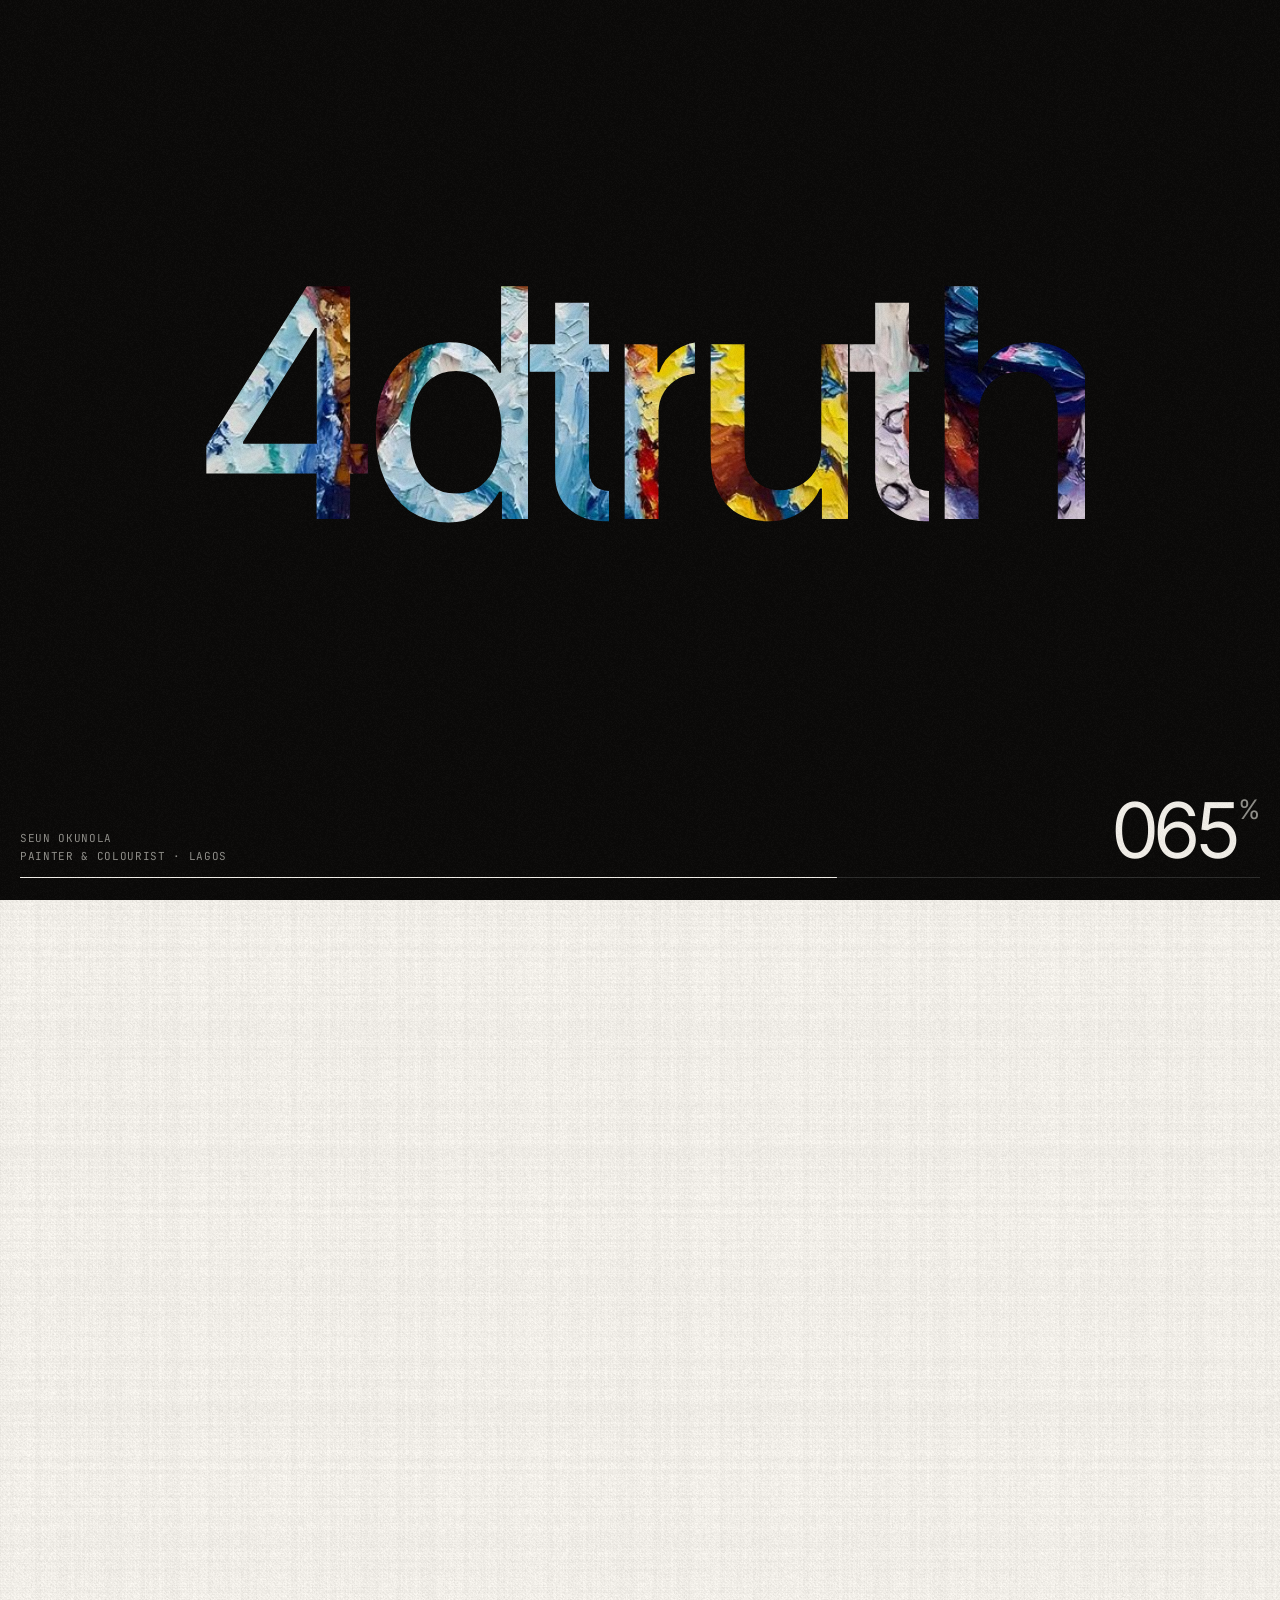
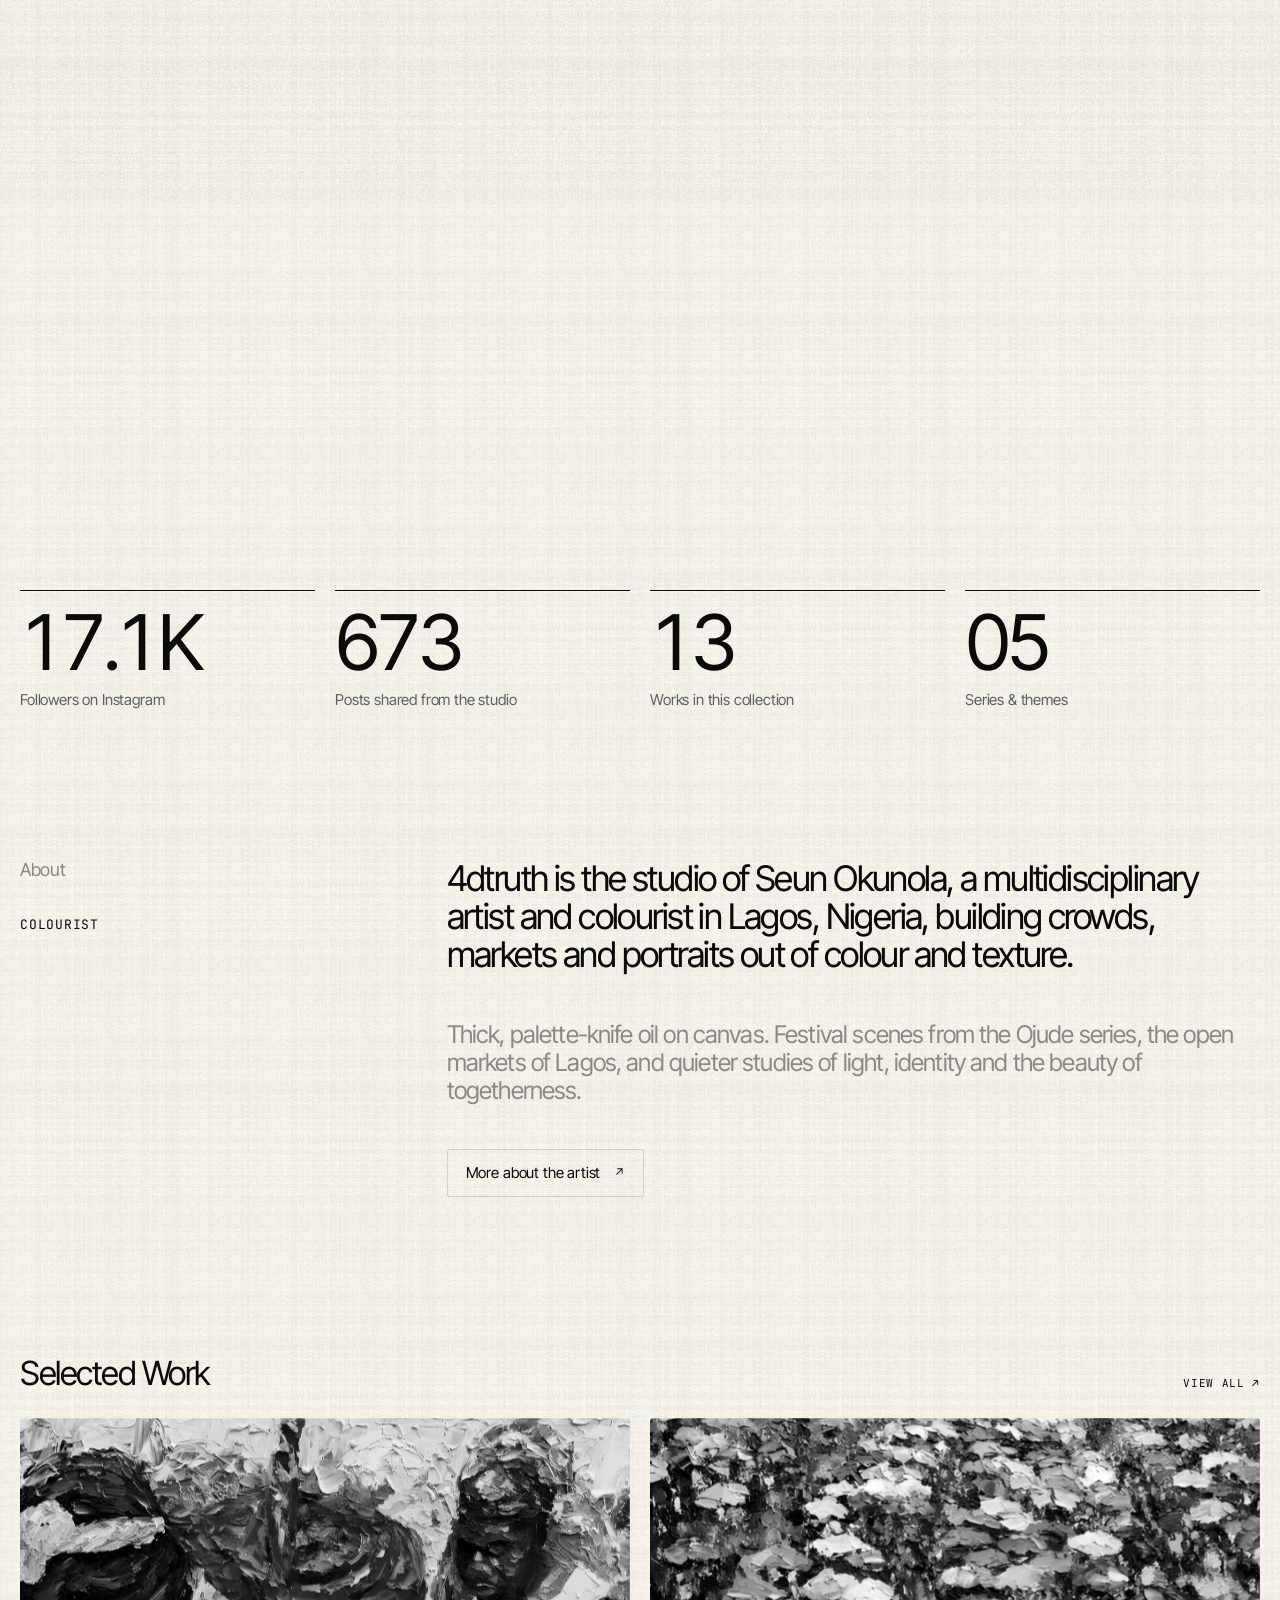
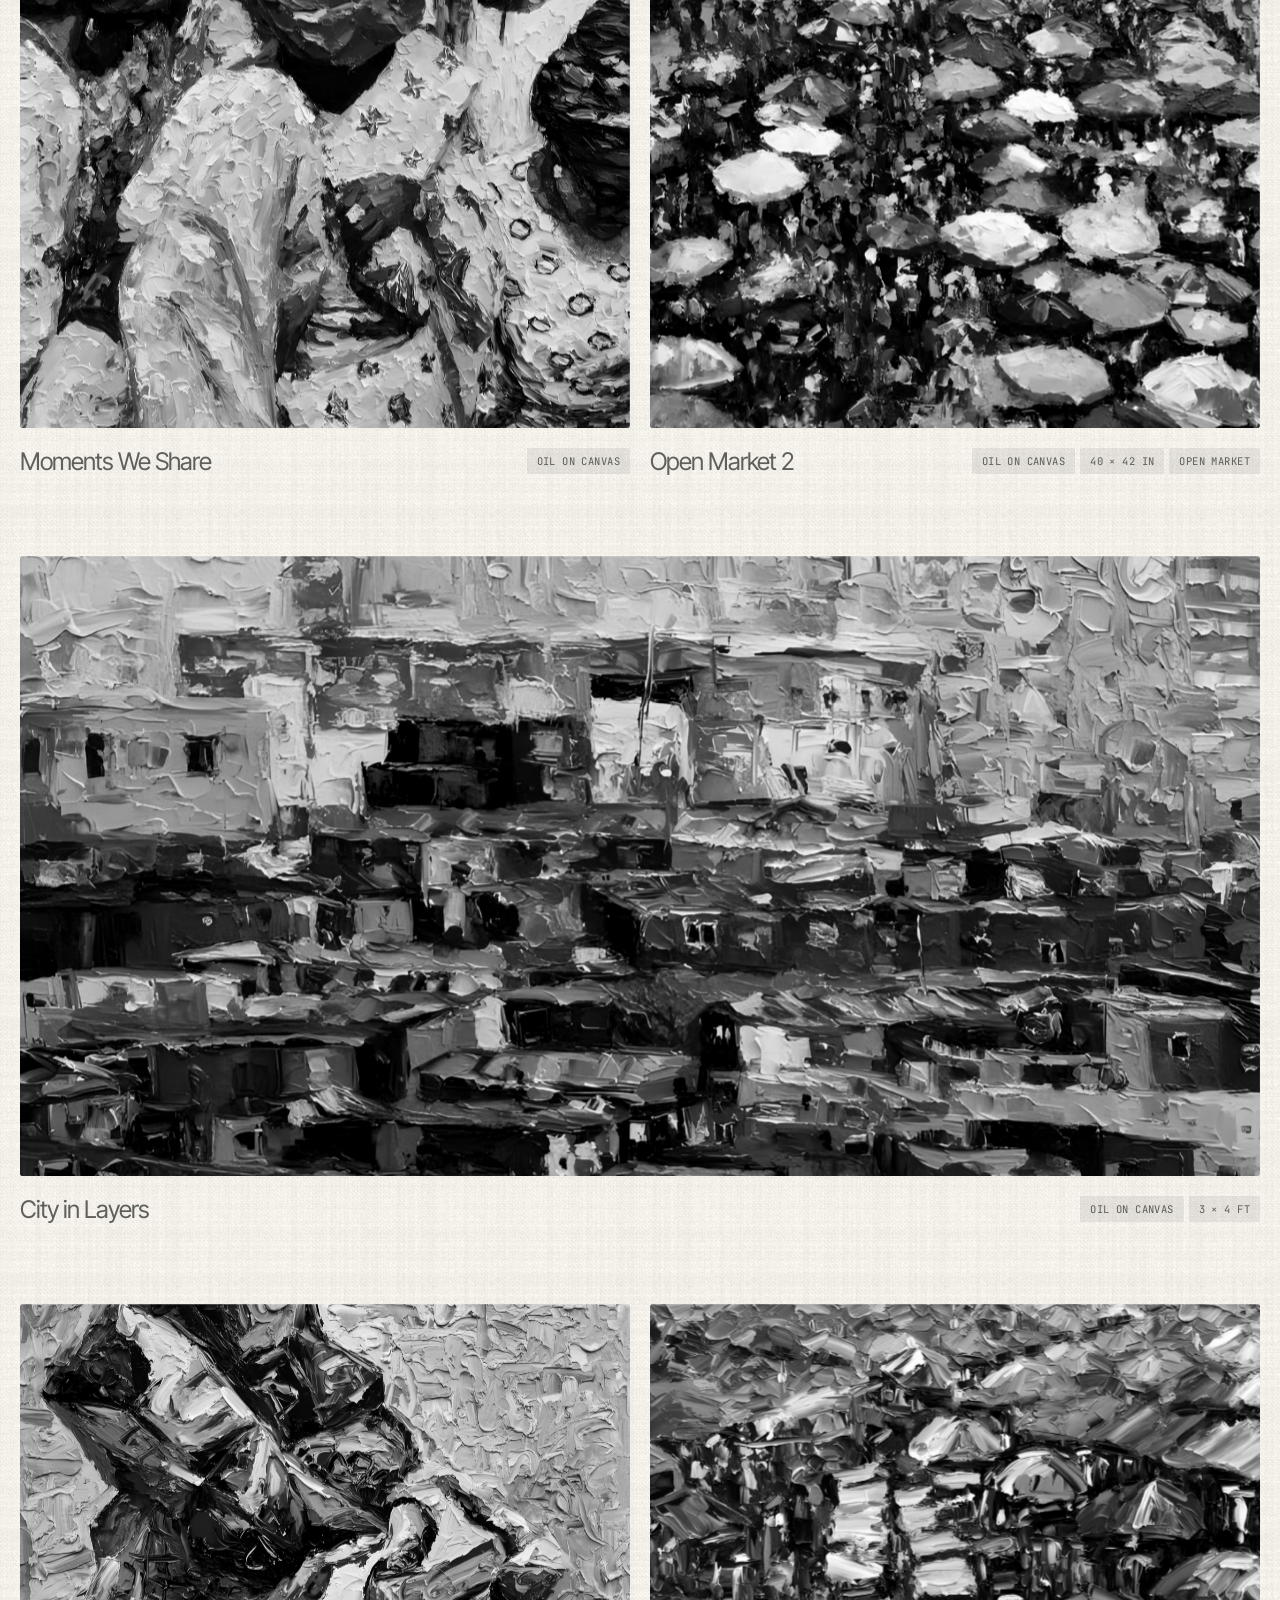
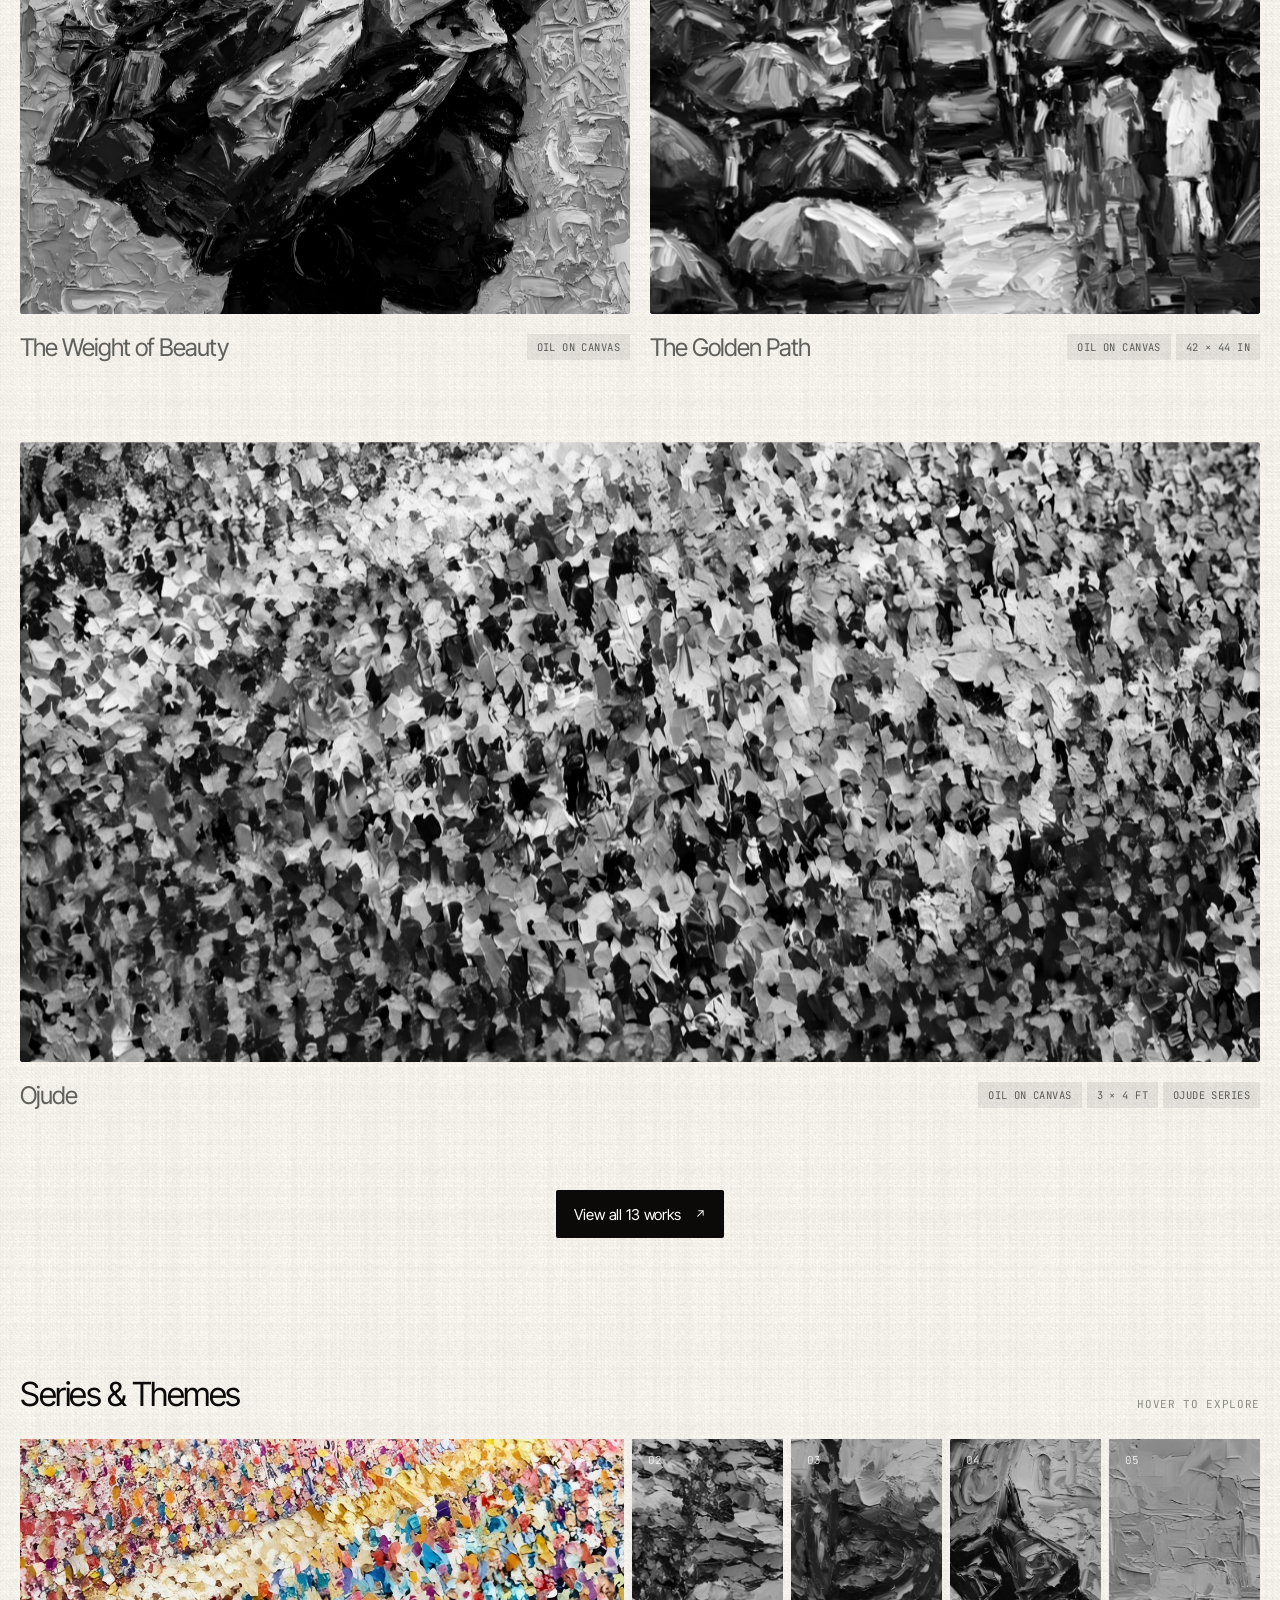
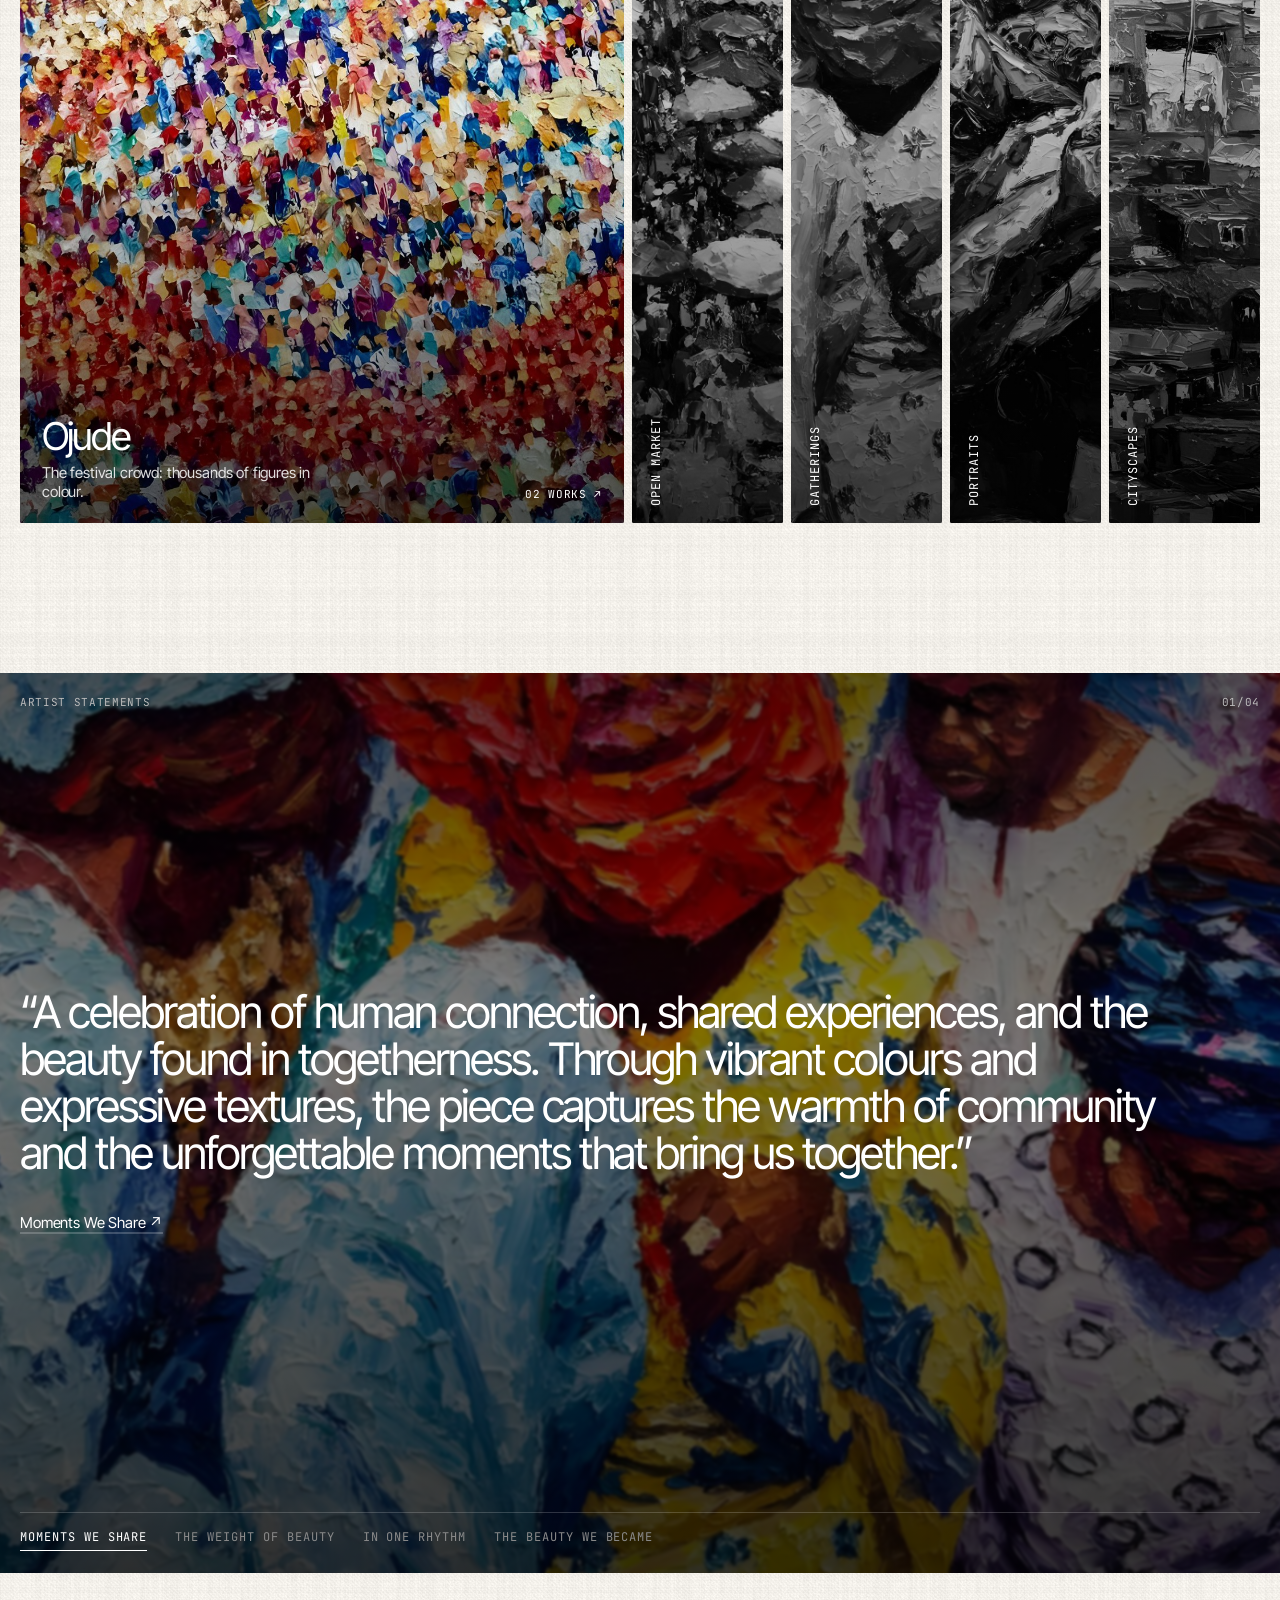
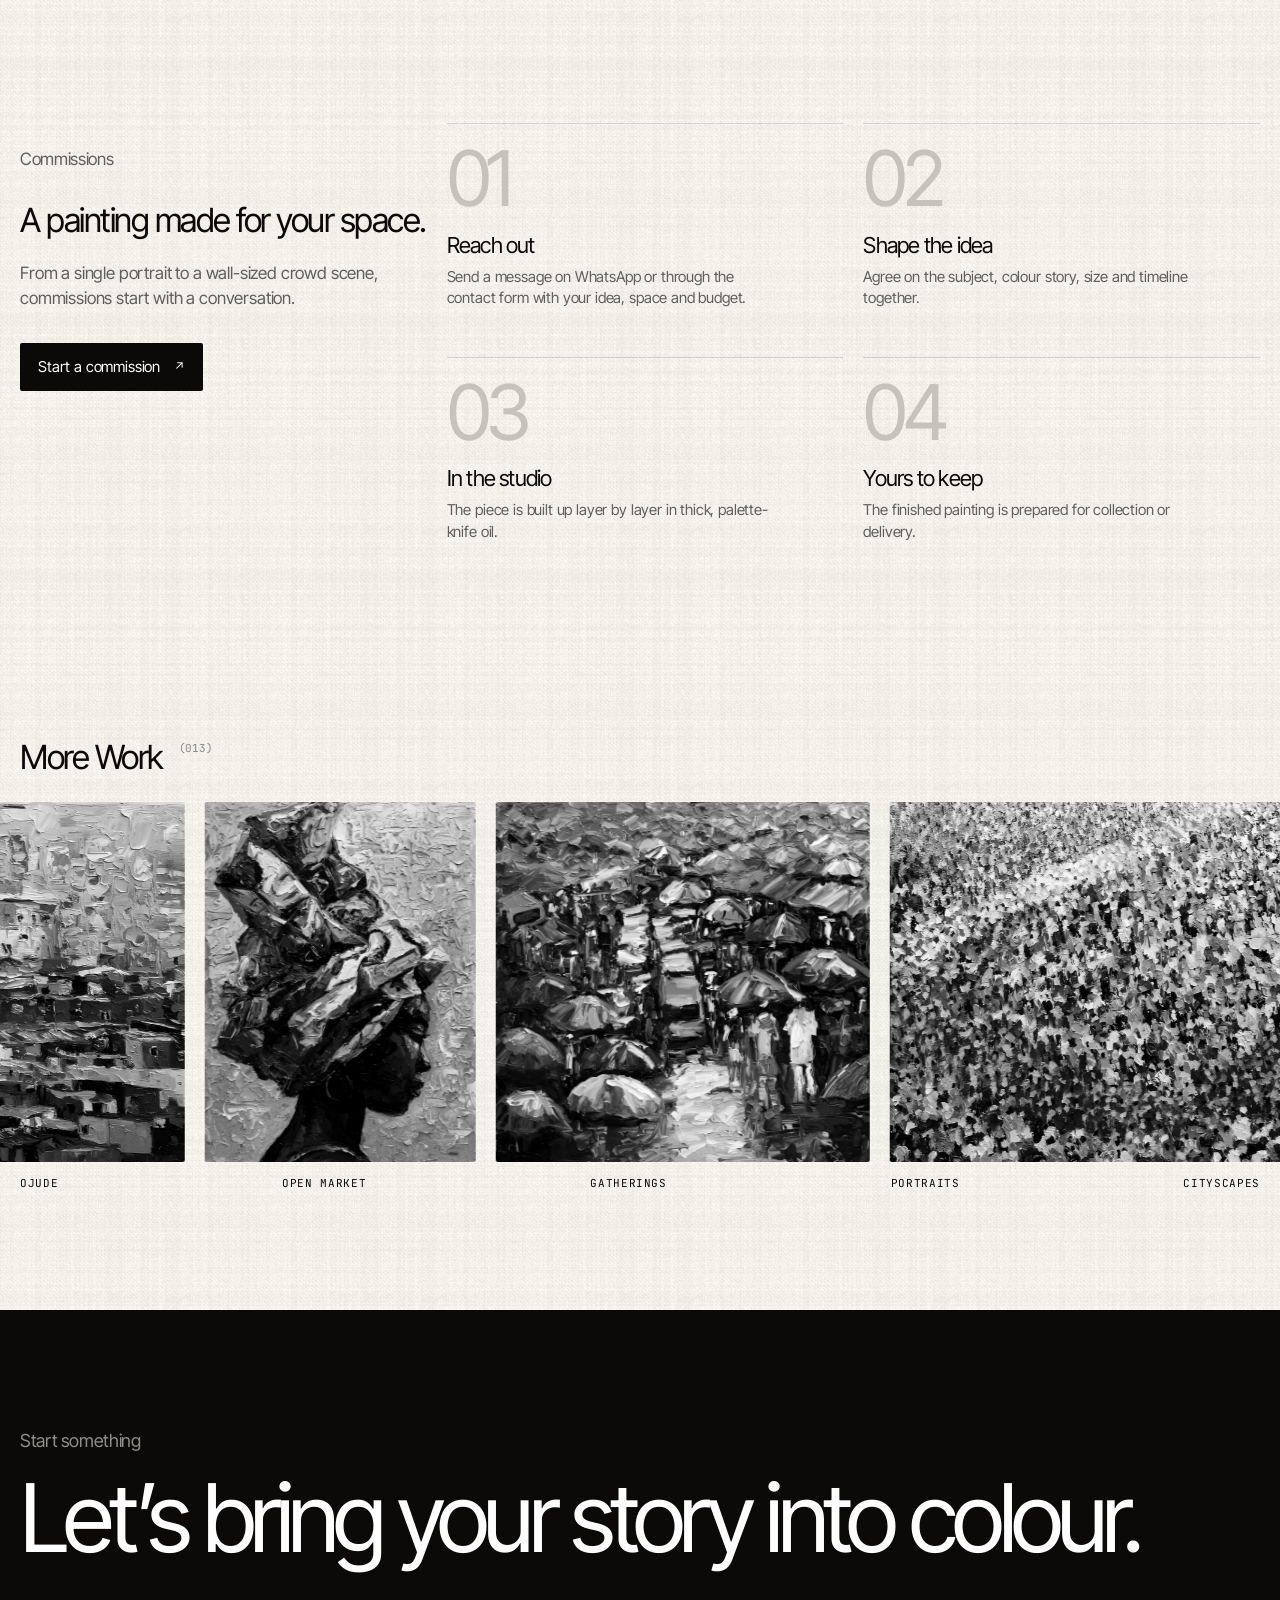
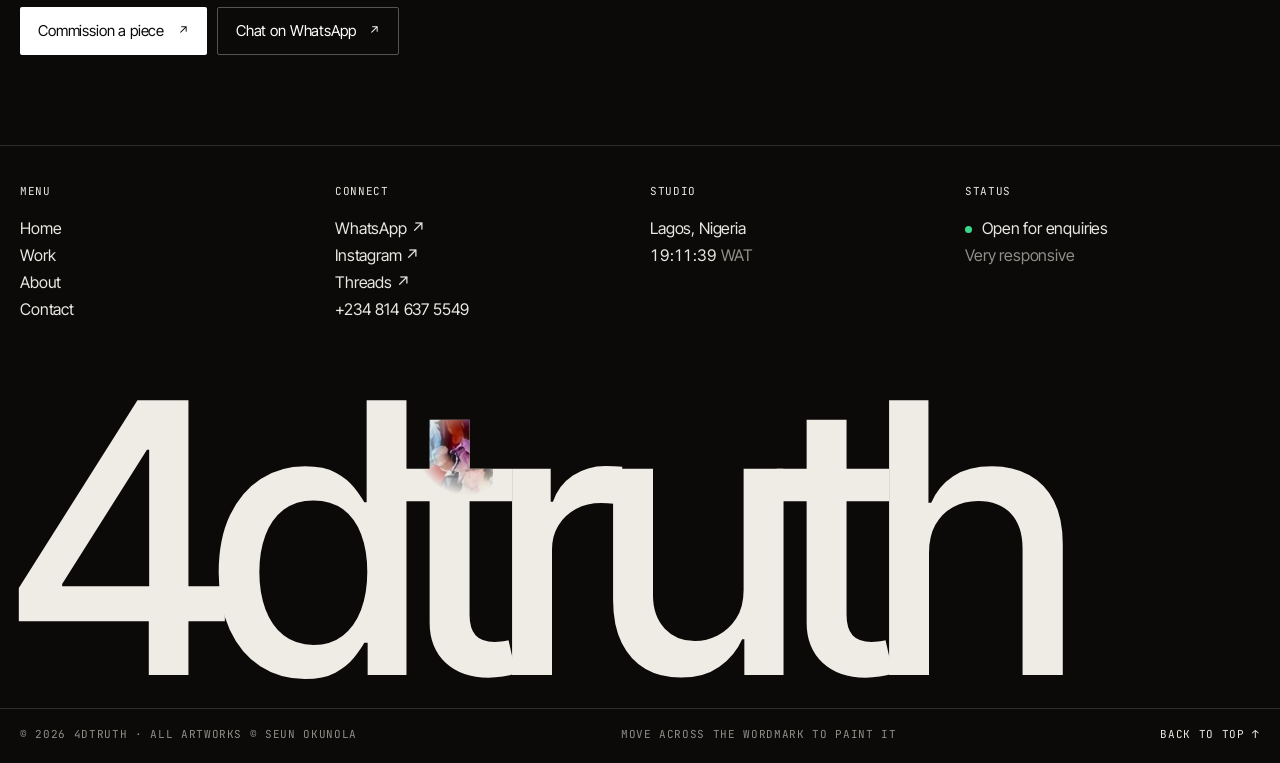
<file: index.html>
<!DOCTYPE html>
<html lang="en" class="is-loading">
<head>
  <meta charset="utf-8" />
  <meta name="viewport" content="width=device-width, initial-scale=1" />
  <title>4dtruth | Seun Okunola: Painter &amp; Colourist, Lagos</title>
  <meta name="description" content="4dtruth is the studio of Seun Okunola, a multidisciplinary artist and colourist in Lagos, Nigeria. Textured oil paintings of crowds, markets and portraits. Commissions open." />
  <meta property="og:title" content="4dtruth | Seun Okunola" />
  <meta property="og:description" content="I paint everything. Multidisciplinary artist and colourist based in Lagos, Nigeria." />
  <meta property="og:image" content="/assets/works/moments-we-share.jpg" />
  <link rel="icon" href="data:image/svg+xml,%3Csvg xmlns='http://www.w3.org/2000/svg' viewBox='0 0 32 32'%3E%3Crect width='32' height='32' fill='%230b0a09'/%3E%3Ctext x='16' y='22' font-family='Arial' font-weight='700' font-size='15' fill='white' text-anchor='middle'%3E4d%3C/text%3E%3C/svg%3E" />
  <script>(function(d,s){if(s.getItem("fdt-pt"))d.classList.add("pt-in");else if(!s.getItem("fdt-seen")&&!matchMedia("(prefers-reduced-motion: reduce)").matches)d.classList.add("preload");})(document.documentElement,sessionStorage);</script>
  <link rel="preconnect" href="https://fonts.googleapis.com" />
  <link rel="preconnect" href="https://fonts.gstatic.com" crossorigin />
  <link href="https://fonts.googleapis.com/css2?family=Inter+Tight:wght@300;400;500&family=JetBrains+Mono:wght@400;500&display=swap" rel="stylesheet" />
  <link rel="stylesheet" href="styles.css" />
</head>
<body data-page="home">
  <main>
    <!-- Hero: pinned; the corner tile grows into the full reel as you scroll -->
    <section class="intro" id="top">
      <div class="intro-pin">
        <div class="hero" id="hero">
          <video class="hero-video" id="hero-video" autoplay muted loop playsinline preload="auto" poster="assets/media/studio-poster.jpg">
            <source src="assets/media/studio.mp4" type="video/mp4" />
          </video>
          <div class="hero-shade"></div>
          <div class="hero-content" id="hero-content" data-manual>
            <p class="hero-eyebrow" data-split="wipe">Seun Okunola · Painter &amp; colourist · Lagos</p>
            <h1 class="hero-title" data-split="wipe">I paint everything.<br />Colour, texture and the rhythm of people.</h1>
            <div class="hero-btns">
              <a href="work.html" class="btn btn-light"><span class="bnd-hov">View the collection</span><i>↗</i></a>
              <a href="contact.html" class="btn btn-glass"><span class="bnd-hov">Commission a piece</span><i>↗</i></a>
            </div>
          </div>
          <div class="hero-scroll mono"><i></i>Scroll</div>
        </div>
        <a class="reel" id="reel" href="work.html" aria-label="View the collection">
          <div class="reel-media" id="reel-media"></div>
          <span class="reel-label">View the Collection ↗</span>
          <span class="reel-count mono" id="reel-count">01/08</span>
        </a>
      </div>
    </section>

    <!-- Stats -->
    <section class="stats" aria-label="At a glance">
      <div class="stat fade" data-reveal><div class="stat-n"><span data-count="17.1" data-suffix="K">0</span></div><p class="stat-l">Followers on Instagram</p></div>
      <div class="stat fade" data-reveal><div class="stat-n"><span data-count="673">0</span></div><p class="stat-l">Posts shared from the studio</p></div>
      <div class="stat fade" data-reveal><div class="stat-n"><span data-count="13" data-pad="2">00</span></div><p class="stat-l">Works in this collection</p></div>
      <div class="stat fade" data-reveal><div class="stat-n"><span data-count="5" data-pad="2">00</span></div><p class="stat-l">Series &amp; themes</p></div>
    </section>

    <!-- About teaser -->
    <section class="about" id="about">
      <div class="about-side">
        <p class="label" data-split="wipe">About</p>
        <div class="about-cycle mono" id="about-cycle" aria-hidden="true">
          <span class="act">Painter</span><span>Colourist</span><span>Colour therapist</span><span>Strategist</span><span>Activist</span>
        </div>
      </div>
      <div class="about-main">
        <p class="about-lead" data-split="fill">4dtruth is the studio of Seun Okunola, a multidisciplinary artist and colourist in Lagos, Nigeria, building crowds, markets and portraits out of colour and texture.</p>
        <p class="about-sub" data-split="wipe">Thick, palette-knife oil on canvas. Festival scenes from the Ojude series, the open markets of Lagos, and quieter studies of light, identity and the beauty of togetherness.</p>
        <a href="about.html" class="btn btn-ghost about-more"><span class="bnd-hov">More about the artist</span><i>↗</i></a>
      </div>
    </section>

    <!-- Selected work -->
    <section class="work" id="work">
      <div class="sec-head">
        <h2 class="h2" data-split="wipe">Selected Work</h2>
        <a href="work.html" class="mono bnd-hov">View all ↗</a>
      </div>
      <div class="grid" id="grid"></div>
      <div class="grid-cta"><a href="work.html" class="btn"><span class="bnd-hov">View all 13 works</span><i>↗</i></a></div>
    </section>

    <!-- Series accordion -->
    <section class="series" id="series">
      <div class="sec-head">
        <h2 class="h2" data-split="wipe">Series &amp; Themes</h2>
        <span class="mono" style="color:var(--muted)">Hover to explore</span>
      </div>
      <div class="series-row" id="series-row"></div>
    </section>

    <!-- Statements: full-bleed dark slider -->
    <section class="testi" id="statements" aria-label="Artist statements">
      <div class="testi-bgs" id="testi-bgs"></div>
      <div class="testi-inner">
        <div class="testi-top mono"><span>Artist Statements</span><span id="testi-index">01/04</span></div>
        <div class="testi-quotes" id="testi-quotes" data-manual></div>
        <div class="testi-tabs" id="testi-tabs" role="tablist"></div>
      </div>
    </section>

    <!-- Commission process -->
    <section class="process" id="commission">
      <div class="process-intro">
        <p class="label" data-split="wipe">Commissions</p>
        <h2 class="h2" style="margin-top:22px" data-split="wipe">A painting made for your space.</h2>
        <p data-split="wipe">From a single portrait to a wall-sized crowd scene, commissions start with a conversation.</p>
        <a href="contact.html" class="btn"><span class="bnd-hov">Start a commission</span><i>↗</i></a>
      </div>
      <div class="steps">
        <div class="step fade" data-reveal><div class="step-n">01</div><h3>Reach out</h3><p>Send a message on WhatsApp or through the contact form with your idea, space and budget.</p></div>
        <div class="step fade" data-reveal><div class="step-n">02</div><h3>Shape the idea</h3><p>Agree on the subject, colour story, size and timeline together.</p></div>
        <div class="step fade" data-reveal><div class="step-n">03</div><h3>In the studio</h3><p>The piece is built up layer by layer in thick, palette-knife oil.</p></div>
        <div class="step fade" data-reveal><div class="step-n">04</div><h3>Yours to keep</h3><p>The finished painting is prepared for collection or delivery.</p></div>
      </div>
    </section>

    <!-- More work marquee -->
    <section class="more" id="more">
      <div class="sec-head">
        <h2 class="h2" data-split="wipe">More Work</h2>
        <span class="count">(<span id="more-count">013</span>)</span>
      </div>
      <div class="marquee"><div class="marquee-track" id="marquee-track"></div></div>
      <div class="marquee-names mono"><span>Ojude</span><span>Open Market</span><span>Gatherings</span><span>Portraits</span><span>Cityscapes</span></div>
    </section>
  </main>

  <div id="app-footer"></div>

  <script src="assets/vendor/lenis.min.js"></script>
  <script src="assets/js/data.js"></script>
  <script src="assets/js/core.js"></script>
  <script src="assets/js/home.js"></script>
</body>
</html>
</file>
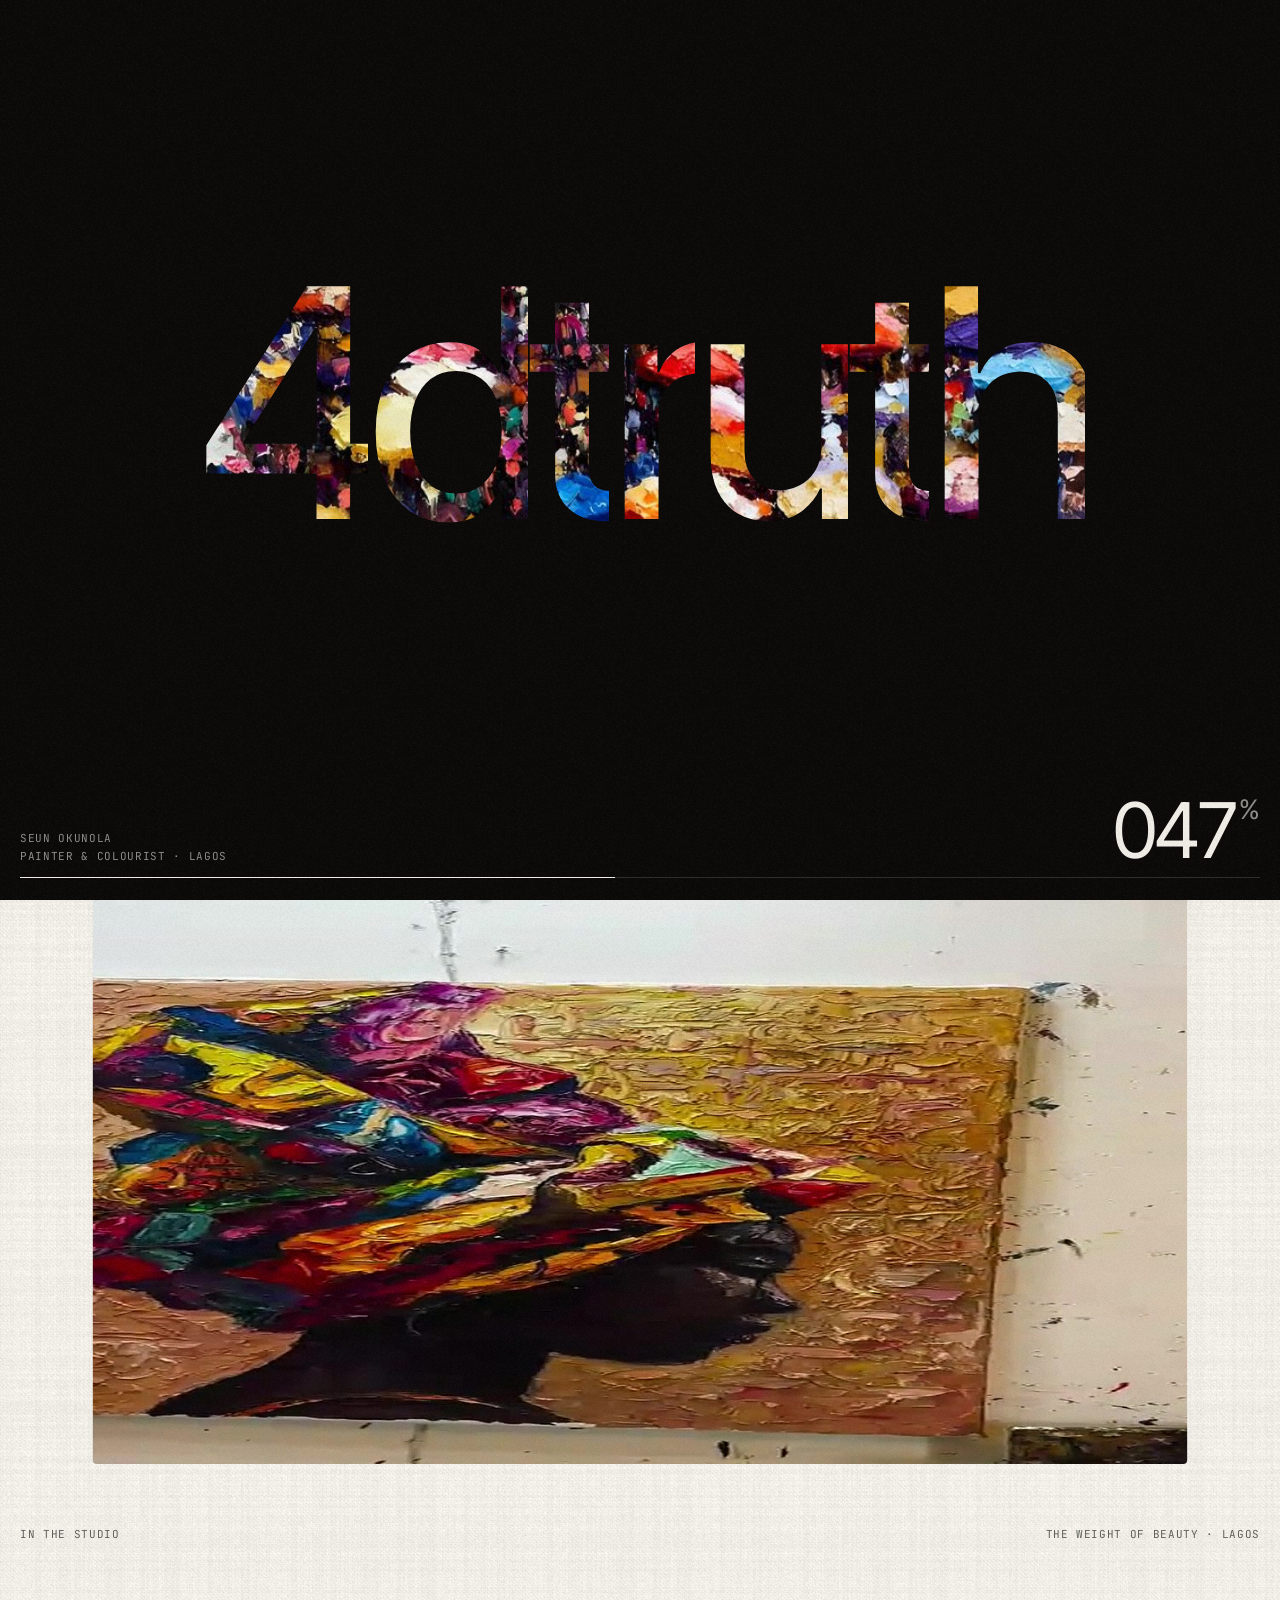
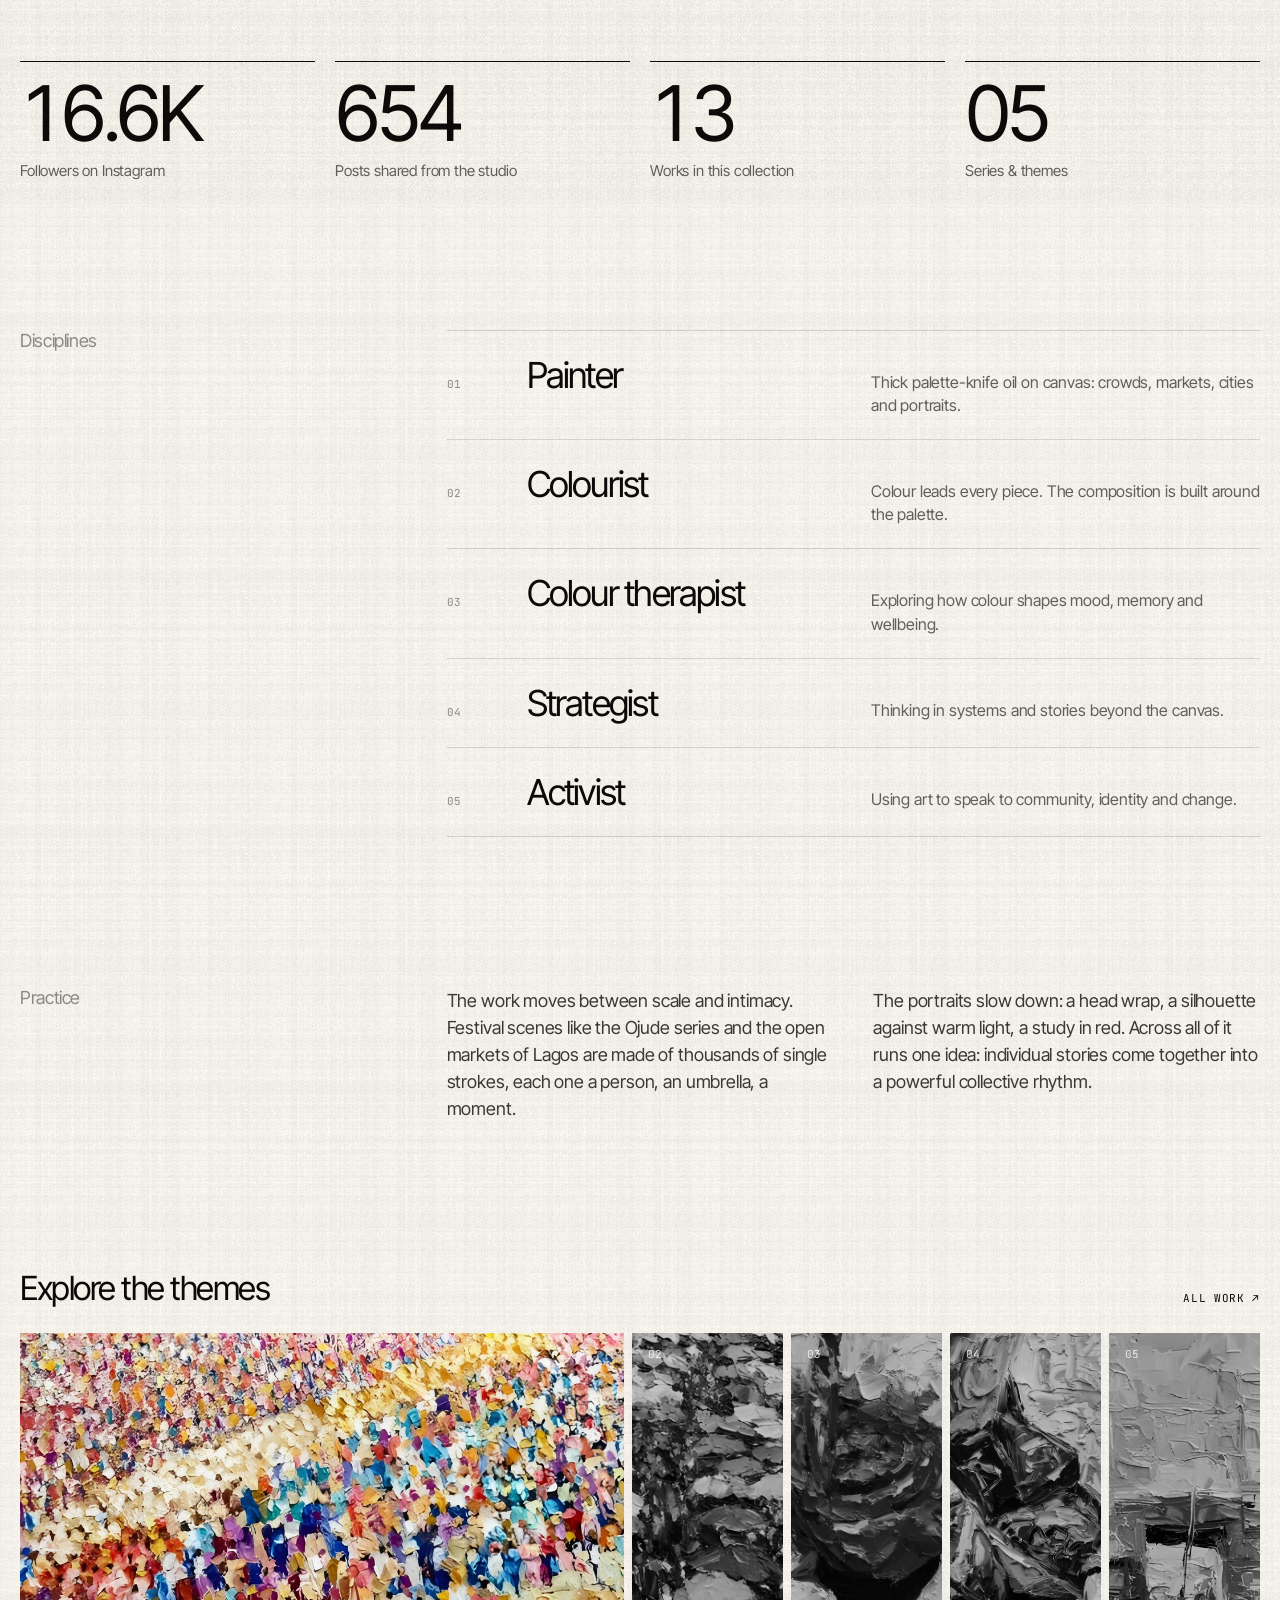
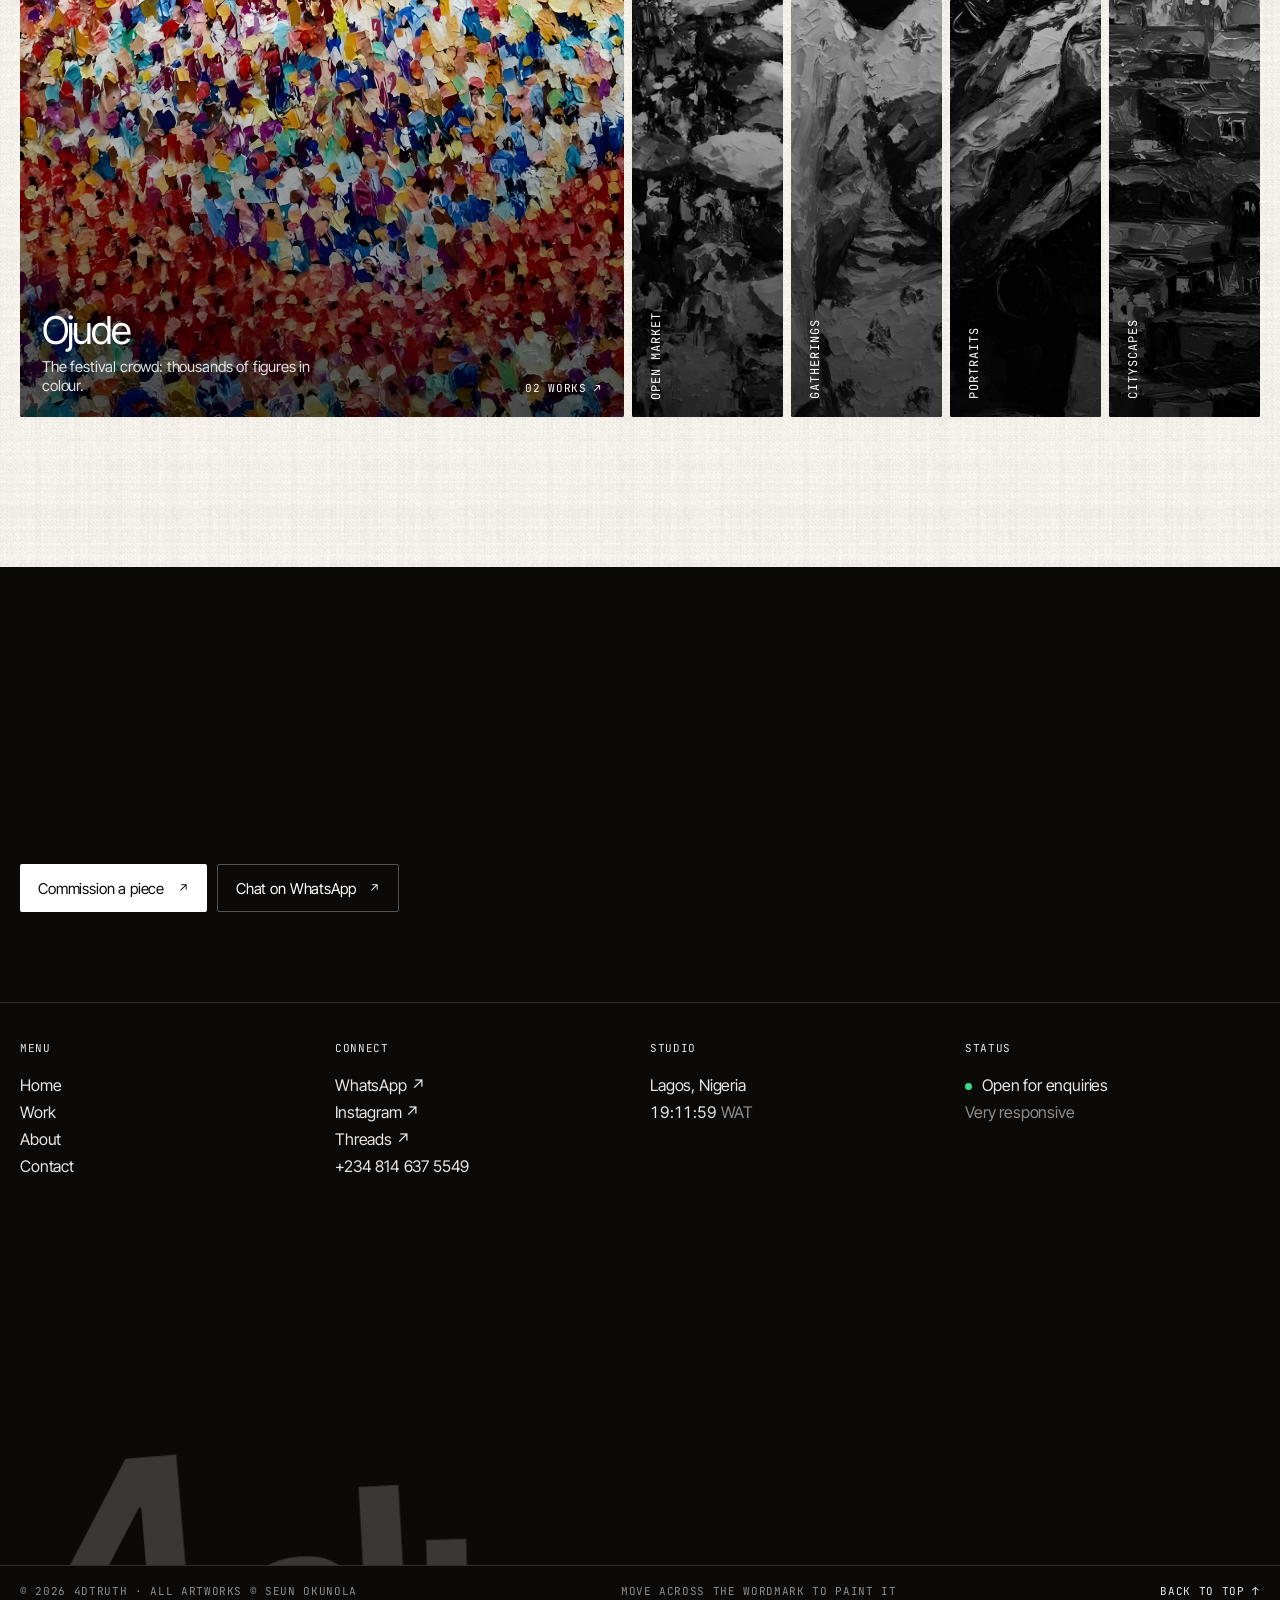
<file: about.html>
<!DOCTYPE html>
<html lang="en">
<head>
  <meta charset="utf-8" />
  <meta name="viewport" content="width=device-width, initial-scale=1" />
  <title>About | 4dtruth</title>
  <meta name="description" content="About Seun Okunola (4dtruth): multidisciplinary artist, colourist and colour therapist, strategist and activist based in Lagos, Nigeria." />
  <meta property="og:image" content="/assets/works/the-weight-of-beauty.jpg" />
  <link rel="icon" href="data:image/svg+xml,%3Csvg xmlns='http://www.w3.org/2000/svg' viewBox='0 0 32 32'%3E%3Crect width='32' height='32' fill='%230b0a09'/%3E%3Ctext x='16' y='22' font-family='Arial' font-weight='700' font-size='15' fill='white' text-anchor='middle'%3E4d%3C/text%3E%3C/svg%3E" />
  <script>(function(d,s){if(s.getItem("fdt-pt"))d.classList.add("pt-in");else if(!s.getItem("fdt-seen")&&!matchMedia("(prefers-reduced-motion: reduce)").matches)d.classList.add("preload");})(document.documentElement,sessionStorage);</script>
  <link rel="preconnect" href="https://fonts.googleapis.com" />
  <link rel="preconnect" href="https://fonts.gstatic.com" crossorigin />
  <link href="https://fonts.googleapis.com/css2?family=Inter+Tight:wght@300;400;500&family=JetBrains+Mono:wght@400;500&display=swap" rel="stylesheet" />
  <link rel="stylesheet" href="styles.css" />
</head>
<body data-page="about">
  <main>
    <section class="ab-hero">
      <p class="eyebrow" data-split="wipe">About · Seun Okunola</p>
      <h1 class="ab-title" data-split="wipe" style="margin-top:28px">I paint everything.</h1>
      <div class="ab-lead-wrap">
        <p class="label" data-split="wipe">The artist</p>
        <p class="about-lead" data-split="fill">4dtruth is the studio of Seun Okunola, a multidisciplinary artist, colourist and colour therapist based in Lagos, Nigeria. Working in thick palette-knife oil, Seun builds crowds, markets, cityscapes and portraits out of colour and texture, where every figure is one stroke in a bigger story.</p>
      </div>
    </section>

    <section class="studio">
      <div class="studio-frame" id="studio-frame">
        <video autoplay muted loop playsinline preload="metadata" poster="assets/media/studio-poster.jpg">
          <source src="assets/media/studio.mp4" type="video/mp4" />
        </video>
      </div>
      <div class="studio-cap mono"><span>In the studio</span><span>The Weight of Beauty · Lagos</span></div>
    </section>

    <section class="stats" aria-label="At a glance">
      <div class="stat fade" data-reveal><div class="stat-n"><span data-count="17.1" data-suffix="K">0</span></div><p class="stat-l">Followers on Instagram</p></div>
      <div class="stat fade" data-reveal><div class="stat-n"><span data-count="673">0</span></div><p class="stat-l">Posts shared from the studio</p></div>
      <div class="stat fade" data-reveal><div class="stat-n"><span data-count="13" data-pad="2">00</span></div><p class="stat-l">Works in this collection</p></div>
      <div class="stat fade" data-reveal><div class="stat-n"><span data-count="5" data-pad="2">00</span></div><p class="stat-l">Series &amp; themes</p></div>
    </section>

    <section class="roles">
      <div>
        <p class="label" data-split="wipe">Disciplines</p>
      </div>
      <div class="roles-list">
        <div class="role" data-reveal><span class="mono">01</span><h3>Painter</h3><p>Thick palette-knife oil on canvas: crowds, markets, cities and portraits.</p></div>
        <div class="role" data-reveal><span class="mono">02</span><h3>Colourist</h3><p>Colour leads every piece. The composition is built around the palette.</p></div>
        <div class="role" data-reveal><span class="mono">03</span><h3>Colour therapist</h3><p>Exploring how colour shapes mood, memory and wellbeing.</p></div>
        <div class="role" data-reveal><span class="mono">04</span><h3>Strategist</h3><p>Thinking in systems and stories beyond the canvas.</p></div>
        <div class="role" data-reveal><span class="mono">05</span><h3>Activist</h3><p>Using art to speak to community, identity and change.</p></div>
      </div>
    </section>

    <section class="practice">
      <p class="label" data-split="wipe">Practice</p>
      <div class="practice-cols">
        <p data-split="wipe">The work moves between scale and intimacy. Festival scenes like the Ojude series and the open markets of Lagos are made of thousands of single strokes, each one a person, an umbrella, a moment.</p>
        <p data-split="wipe">The portraits slow down: a head wrap, a silhouette against warm light, a study in red. Across all of it runs one idea: individual stories come together into a powerful collective rhythm.</p>
      </div>
    </section>

    <section class="series" id="series">
      <div class="sec-head">
        <h2 class="h2" data-split="wipe">Explore the themes</h2>
        <a href="work.html" class="mono bnd-hov">All work ↗</a>
      </div>
      <div class="series-row" id="series-row"></div>
    </section>
  </main>

  <div id="app-footer"></div>

  <script src="assets/vendor/lenis.min.js"></script>
  <script src="assets/js/data.js"></script>
  <script src="assets/js/core.js"></script>
  <script src="assets/js/about.js"></script>
</body>
</html>
</file>
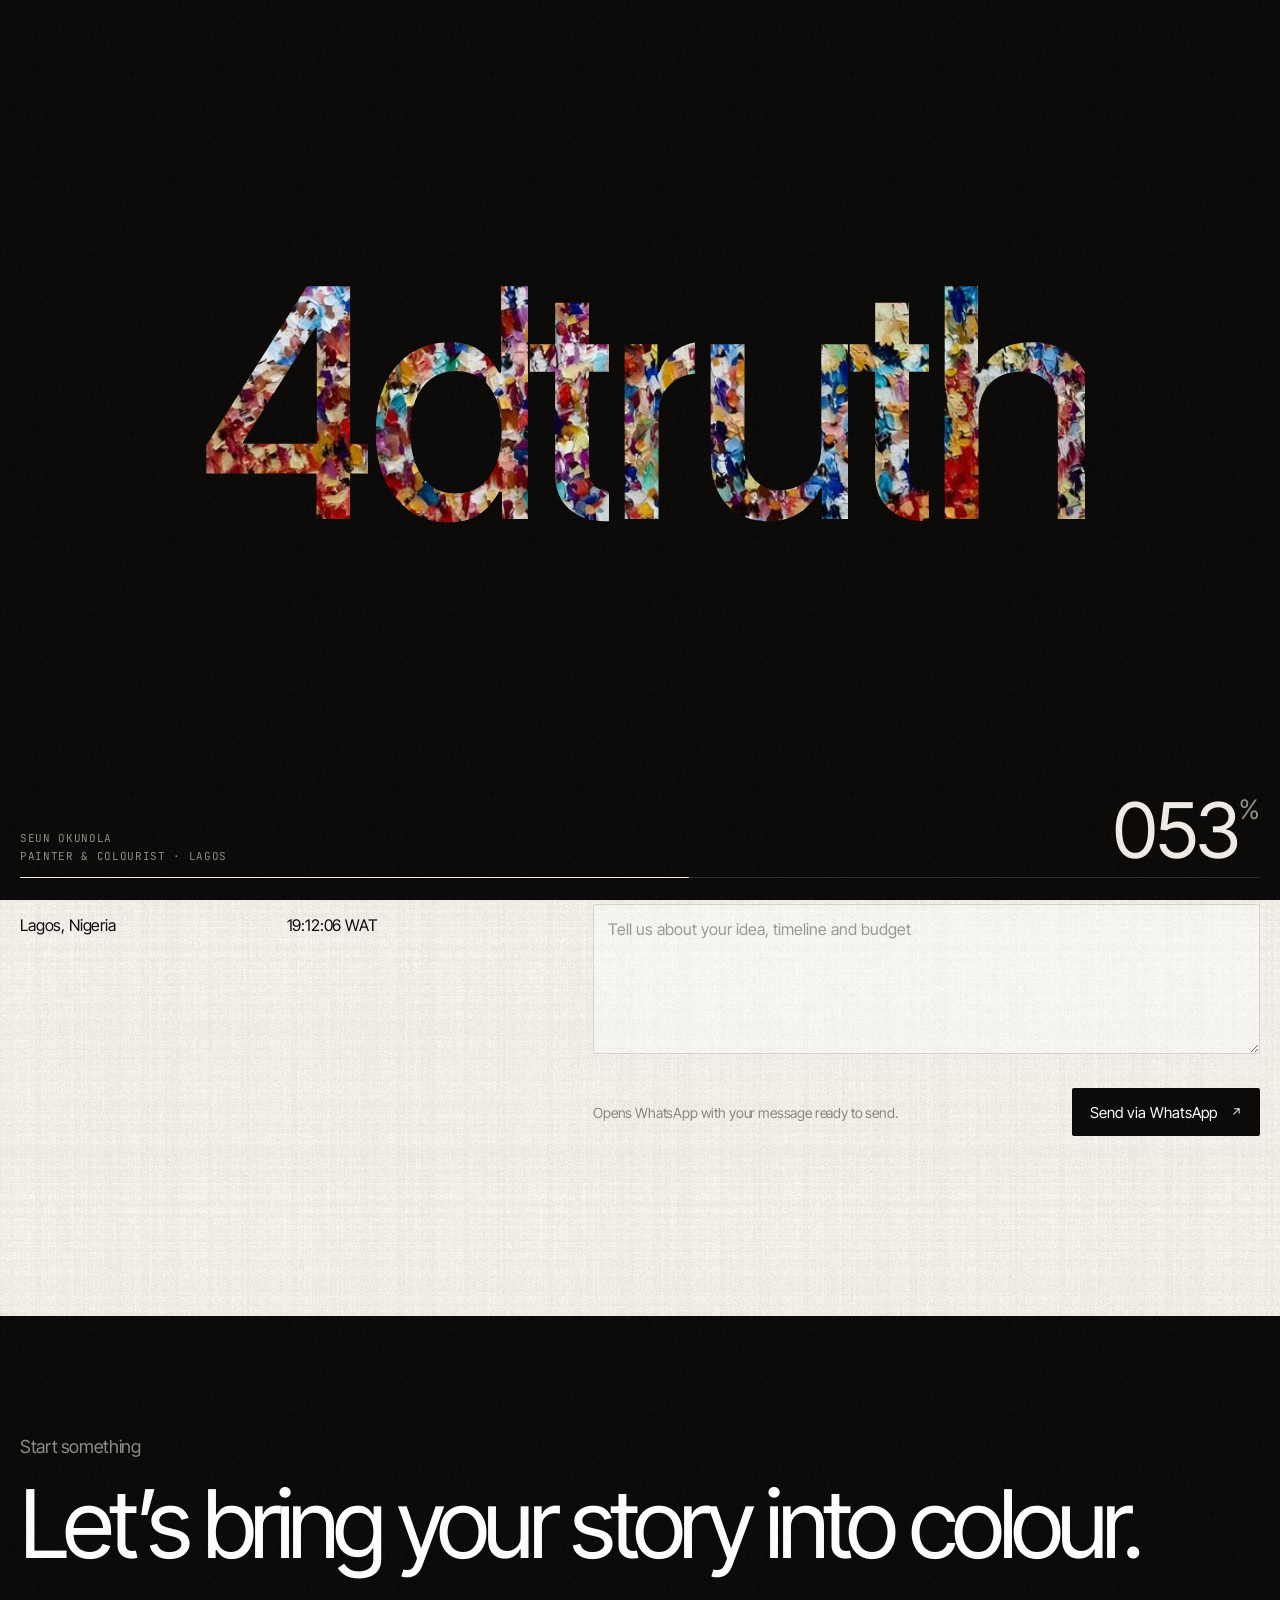
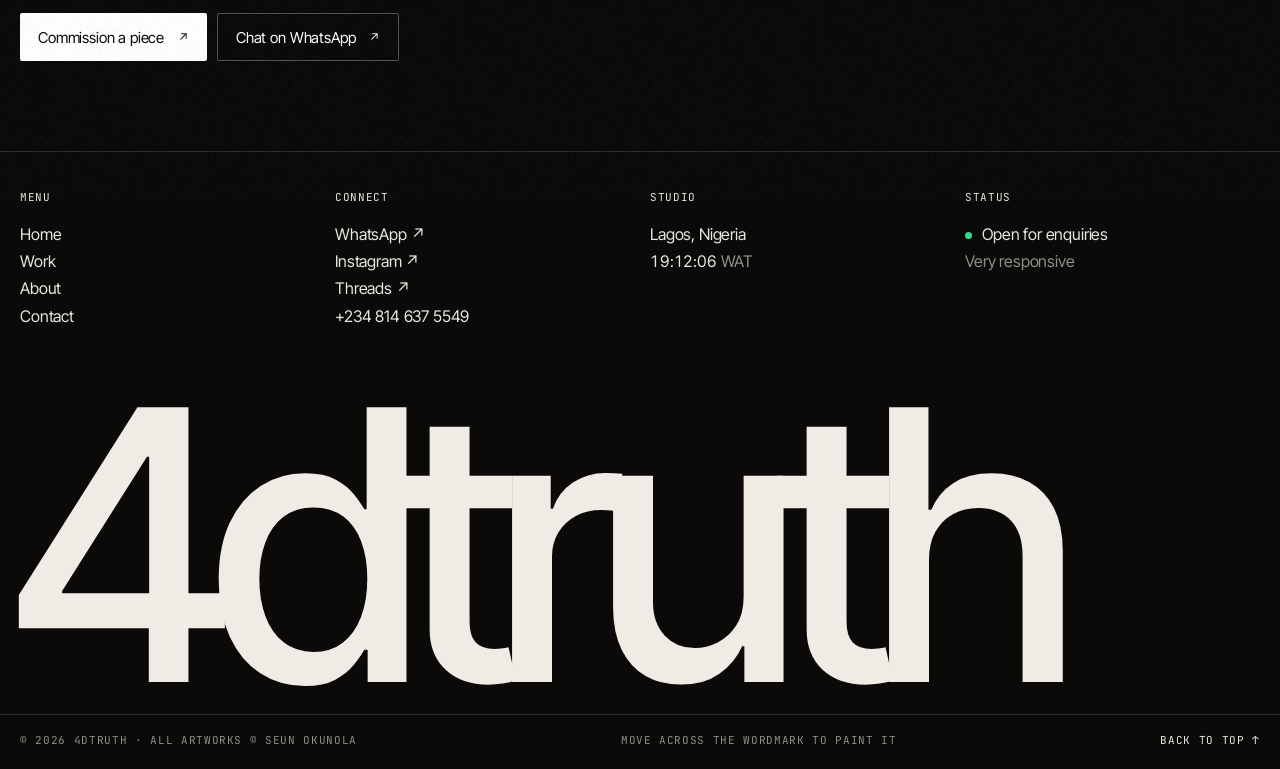
<file: contact.html>
<!DOCTYPE html>
<html lang="en">
<head>
  <meta charset="utf-8" />
  <meta name="viewport" content="width=device-width, initial-scale=1" />
  <title>Contact | 4dtruth</title>
  <meta name="description" content="Commission a painting, enquire about a work or collaborate with 4dtruth (Seun Okunola), Lagos. Very responsive on WhatsApp." />
  <link rel="icon" href="data:image/svg+xml,%3Csvg xmlns='http://www.w3.org/2000/svg' viewBox='0 0 32 32'%3E%3Crect width='32' height='32' fill='%230b0a09'/%3E%3Ctext x='16' y='22' font-family='Arial' font-weight='700' font-size='15' fill='white' text-anchor='middle'%3E4d%3C/text%3E%3C/svg%3E" />
  <script>(function(d,s){if(s.getItem("fdt-pt"))d.classList.add("pt-in");else if(!s.getItem("fdt-seen")&&!matchMedia("(prefers-reduced-motion: reduce)").matches)d.classList.add("preload");})(document.documentElement,sessionStorage);</script>
  <link rel="preconnect" href="https://fonts.googleapis.com" />
  <link rel="preconnect" href="https://fonts.gstatic.com" crossorigin />
  <link href="https://fonts.googleapis.com/css2?family=Inter+Tight:wght@300;400;500&family=JetBrains+Mono:wght@400;500&display=swap" rel="stylesheet" />
  <link rel="stylesheet" href="styles.css" />
</head>
<body data-page="contact">
  <main>
    <section class="ct-hero">
      <p class="eyebrow" data-split="wipe">Contact · Commissions open</p>
      <h1 class="ct-title" data-split="wipe" style="margin-top:28px">Let’s make something with colour.</h1>
    </section>

    <section class="ct-body">
      <div>
        <div class="ct-methods">
          <a class="ct-m" href="https://wa.me/2348146375549" target="_blank" rel="noopener"><strong>WhatsApp ↗</strong><span>+234 814 637 5549<br />Fastest reply</span></a>
          <a class="ct-m" href="tel:+2348146375549"><strong>Call ↗</strong><span>+234 814 637 5549</span></a>
          <a class="ct-m" href="https://www.instagram.com/4dtruth/" target="_blank" rel="noopener"><strong>Instagram ↗</strong><span>@4dtruth</span></a>
          <a class="ct-m" href="https://www.threads.net/@4dtruth" target="_blank" rel="noopener"><strong>Threads ↗</strong><span>@4dtruth</span></a>
        </div>
        <div class="ct-studio">
          <div><p class="mono f-h" style="color:var(--muted)">Studio</p><p>Lagos, Nigeria</p></div>
          <div><p class="mono f-h" style="color:var(--muted)">Local time</p><p><span data-clock>--:--:--</span> WAT</p></div>
        </div>
      </div>

      <form class="form" id="form" novalidate>
        <div class="fld" id="f-name">
          <label for="name">Your name</label>
          <input class="npt" id="name" name="name" autocomplete="name" placeholder="Full name" />
          <div class="fld-err">Please tell us your name.</div>
        </div>
        <div class="fld">
          <span class="fld-l">I’m interested in</span>
          <div class="radios" id="interest">
            <input type="radio" name="interest" id="i1" value="A commission" checked /><label for="i1">A commission</label>
            <input type="radio" name="interest" id="i2" value="An existing piece" /><label for="i2">An existing piece</label>
            <input type="radio" name="interest" id="i3" value="A collaboration" /><label for="i3">Collaboration</label>
            <input type="radio" name="interest" id="i4" value="An exhibition or press" /><label for="i4">Exhibition / press</label>
            <input type="radio" name="interest" id="i5" value="Something else" /><label for="i5">Something else</label>
          </div>
        </div>
        <div class="two">
          <div class="fld">
            <label for="piece">Artwork (optional)</label>
            <select class="npt" id="piece" name="piece"><option value="">No specific piece</option></select>
          </div>
          <div class="fld">
            <label for="size">Space or size (optional)</label>
            <input class="npt" id="size" name="size" placeholder="e.g. 4 × 3 ft, living room wall" />
          </div>
        </div>
        <div class="fld" id="f-msg">
          <label for="msg">Message</label>
          <textarea class="npt" id="msg" name="msg" placeholder="Tell us about your idea, timeline and budget"></textarea>
          <div class="fld-err">Please add a short message.</div>
        </div>
        <div class="form-foot">
          <p class="form-note">Opens WhatsApp with your message ready to send.</p>
          <button class="btn" type="submit"><span class="bnd-hov">Send via WhatsApp</span><i>↗</i></button>
        </div>
        <div class="form-done" id="form-done"><p>Thanks! WhatsApp should have opened with your message. If it didn’t, message <a href="https://wa.me/2348146375549" target="_blank" rel="noopener" style="text-decoration:underline">+234 814 637 5549</a> directly.</p></div>
      </form>
    </section>
  </main>

  <div id="app-footer"></div>

  <script src="assets/vendor/lenis.min.js"></script>
  <script src="assets/js/data.js"></script>
  <script src="assets/js/core.js"></script>
  <script src="assets/js/contact.js"></script>
</body>
</html>
</file>
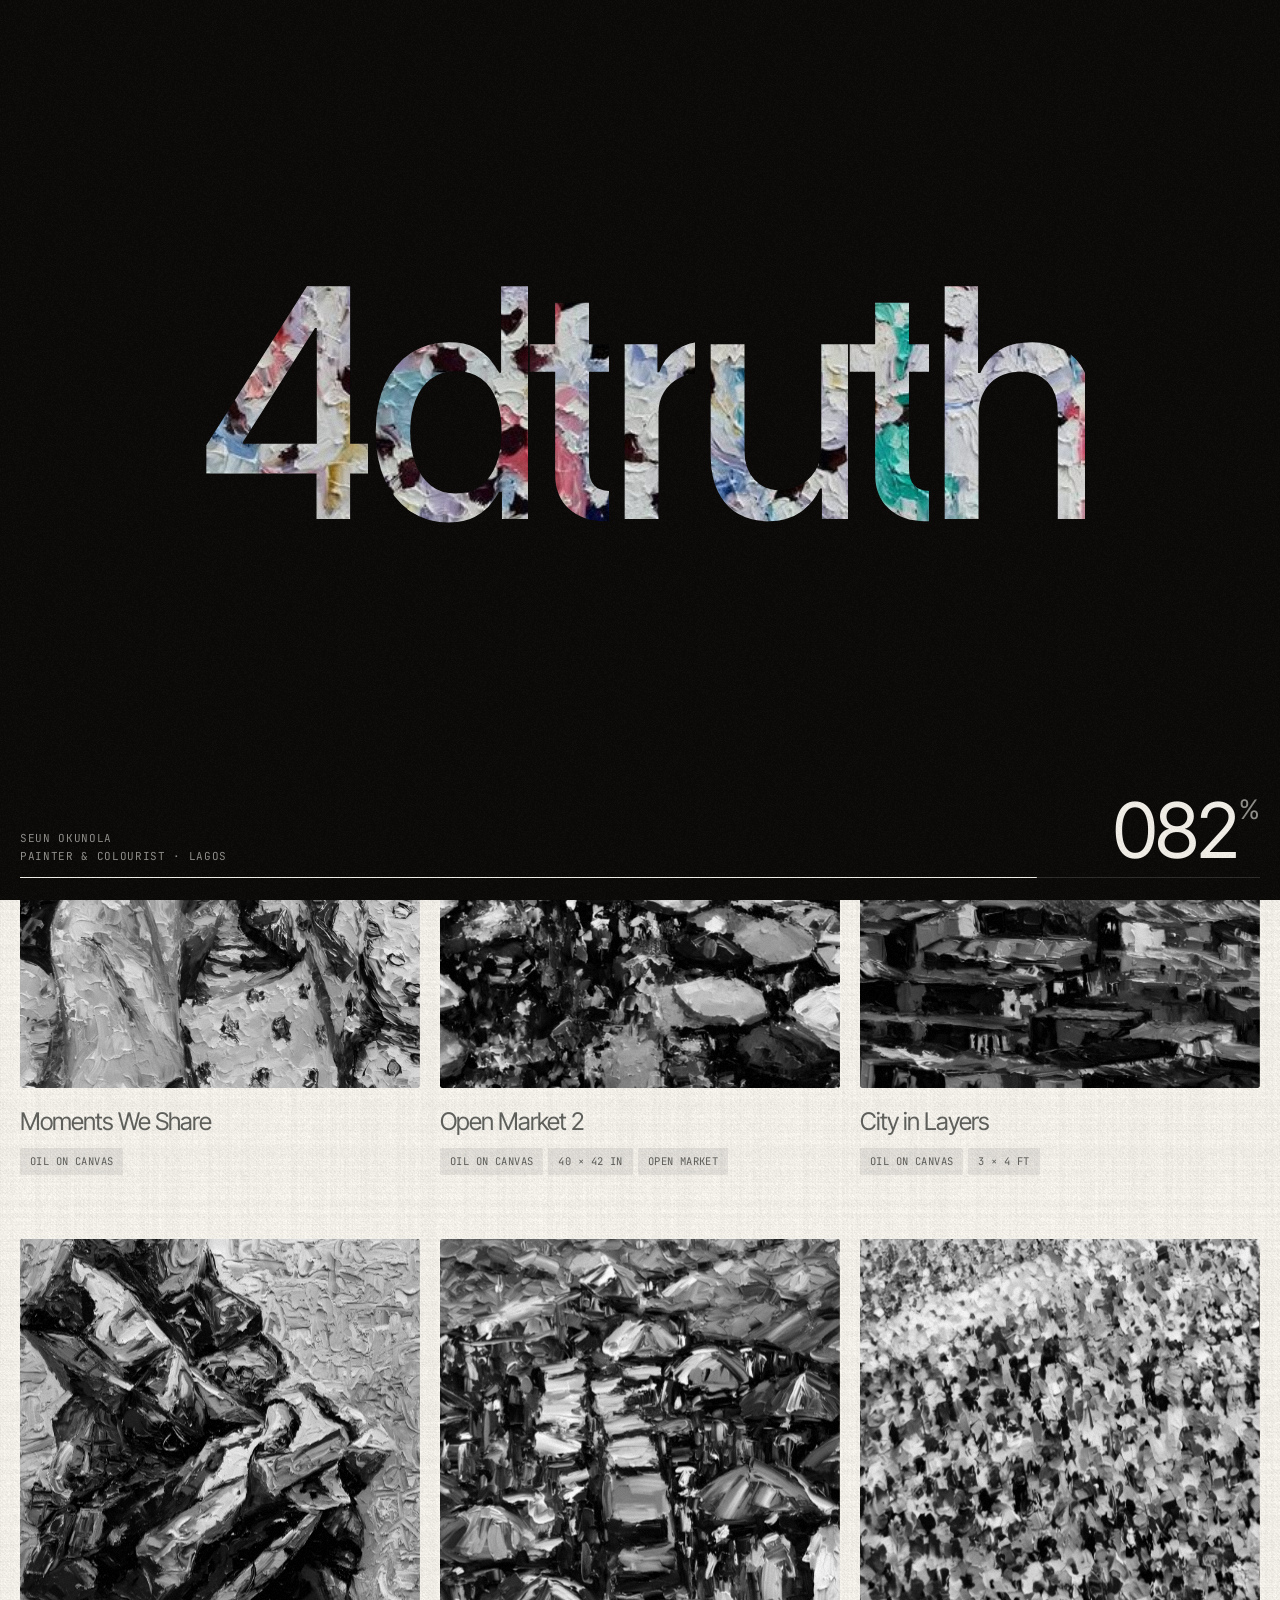
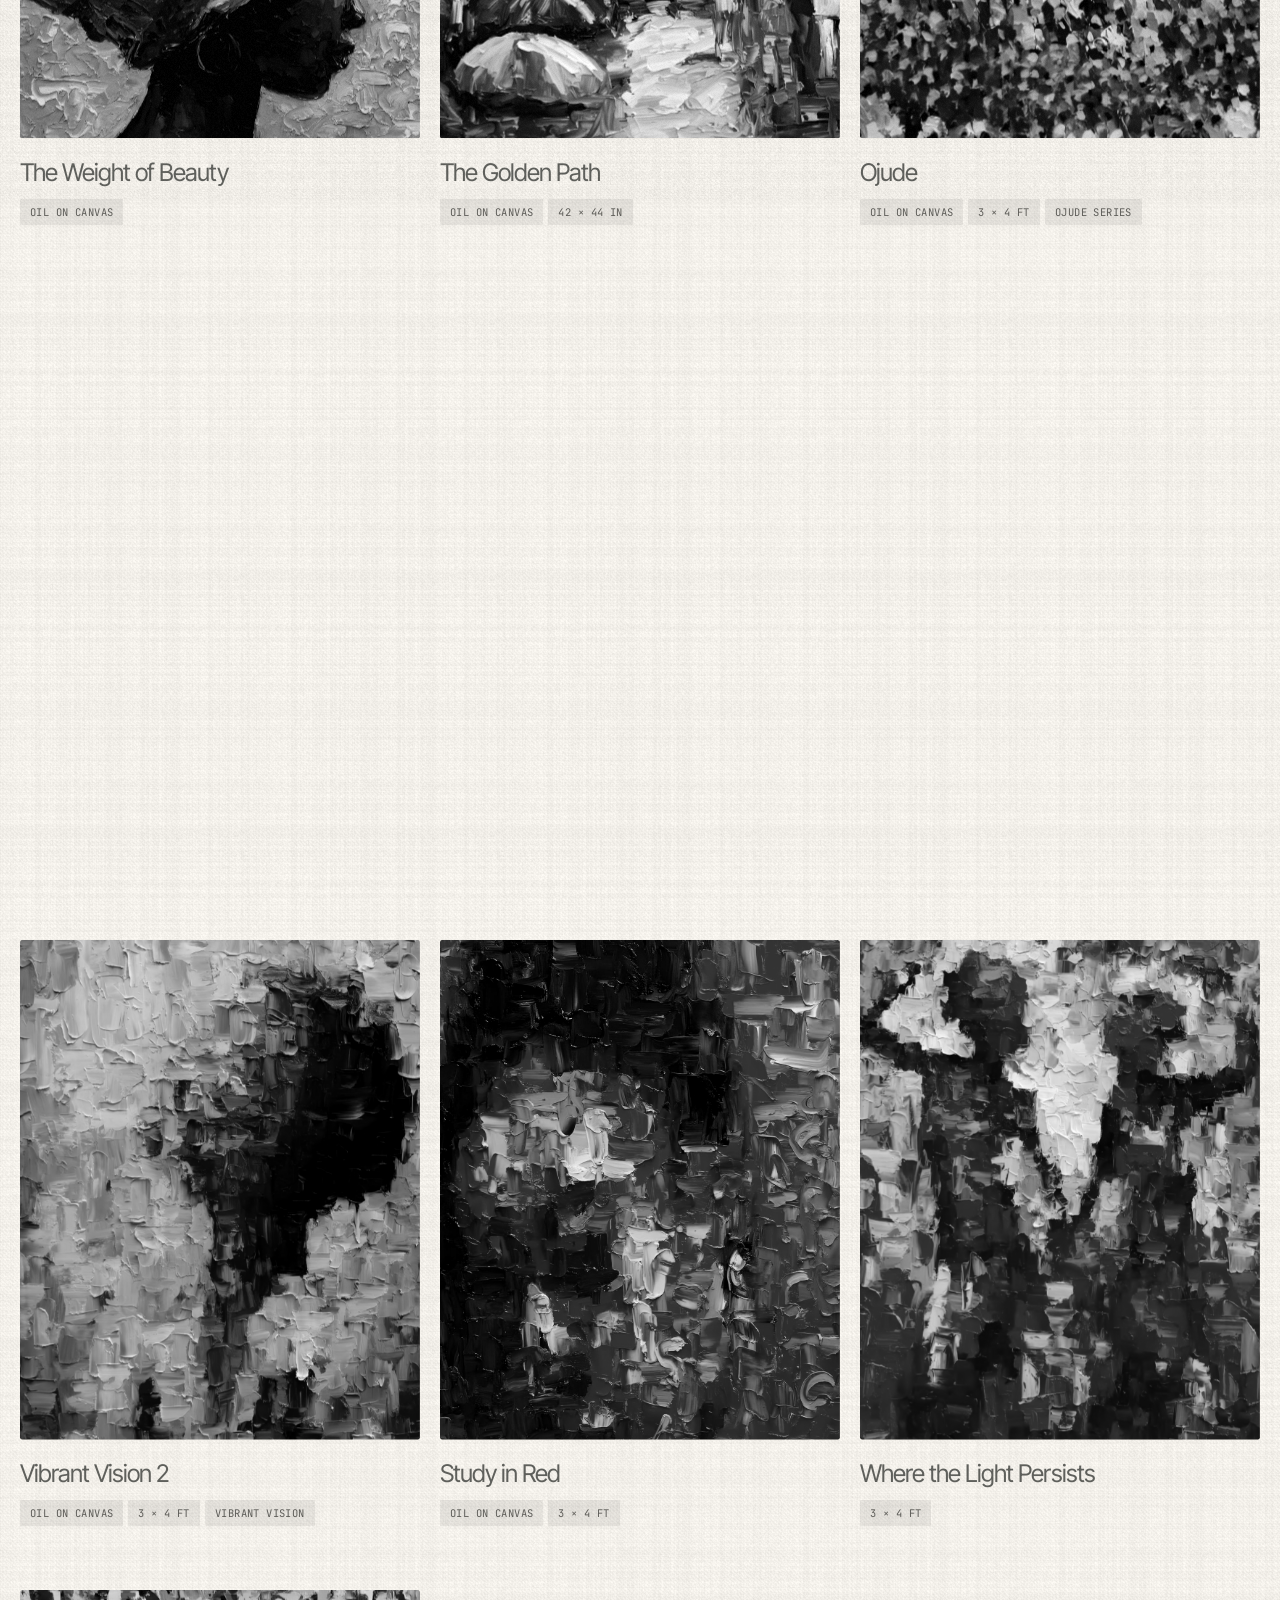
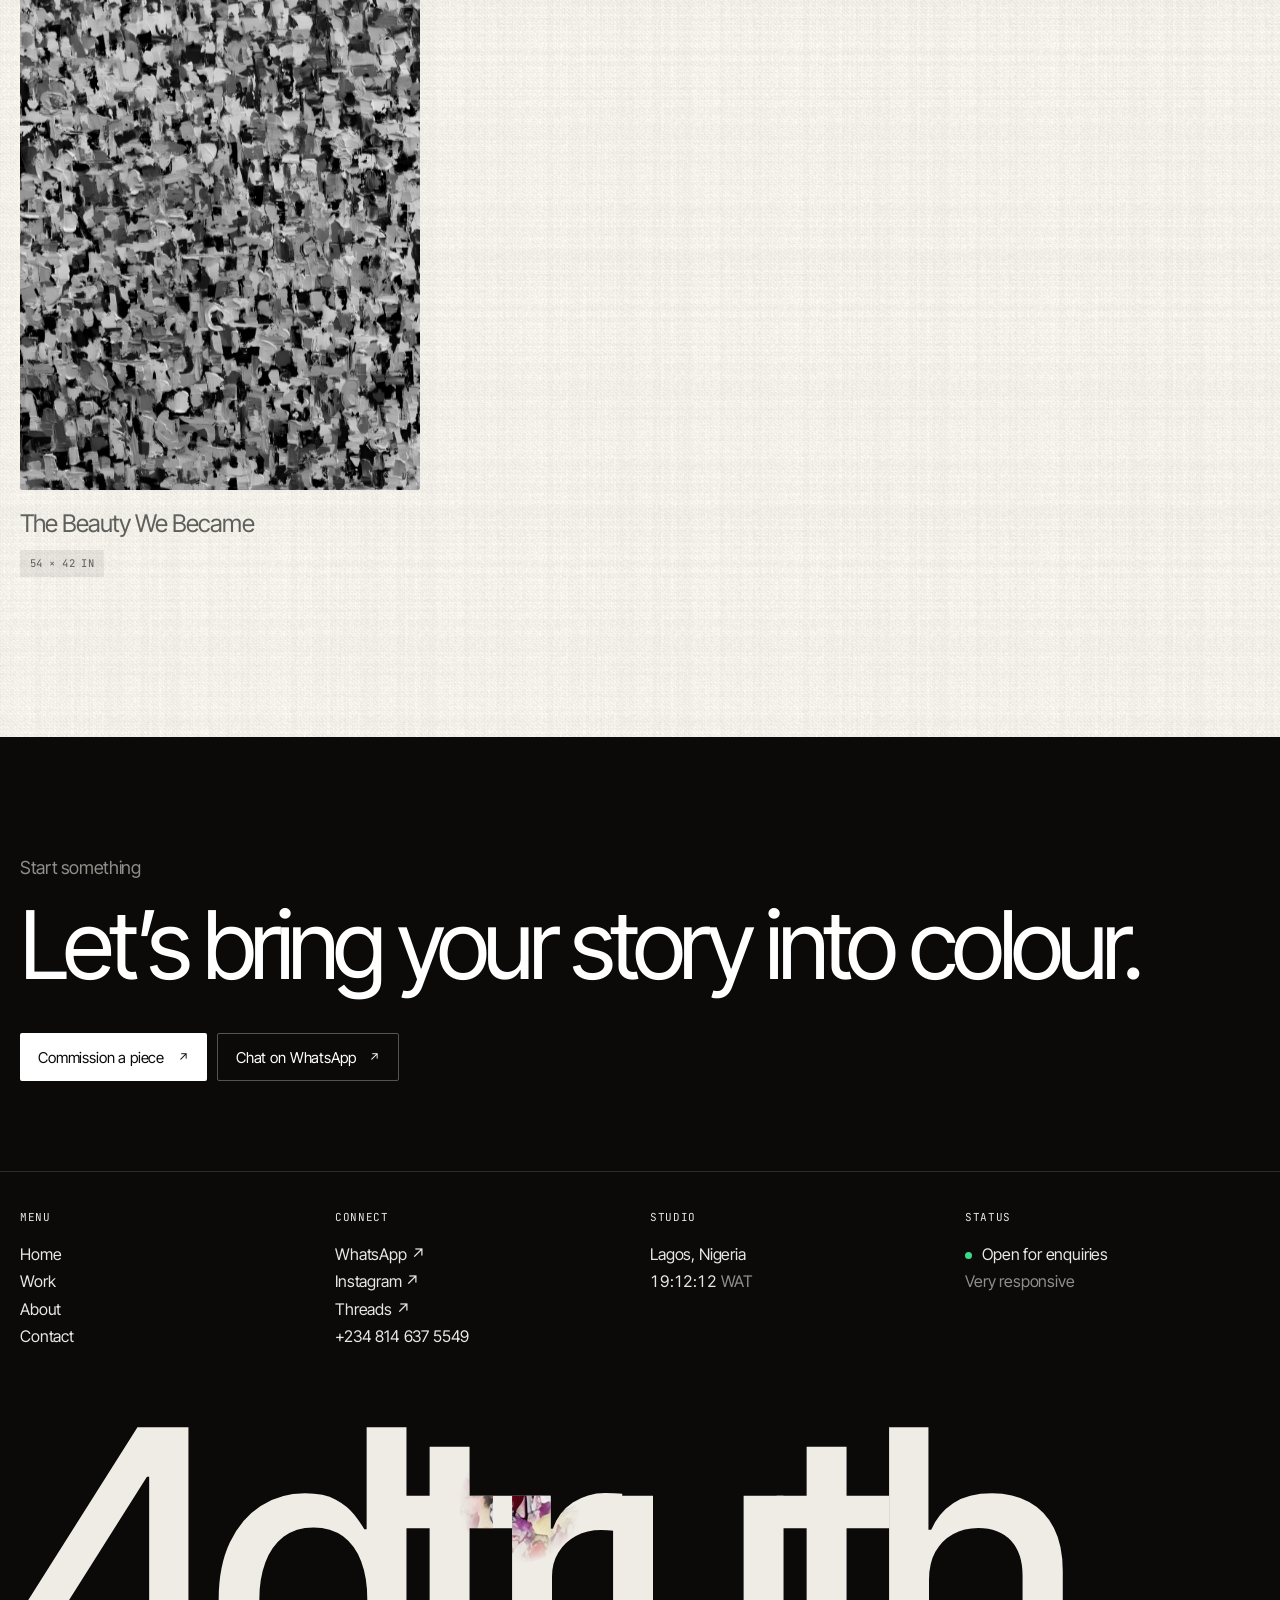
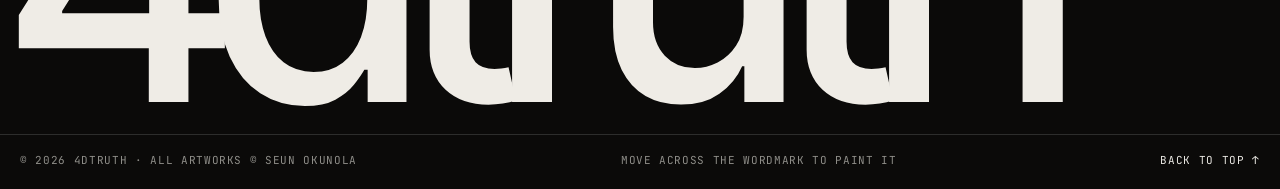
<file: piece.html>
<!DOCTYPE html>
<html lang="en">
<head>
  <meta charset="utf-8" />
  <meta name="viewport" content="width=device-width, initial-scale=1" />
  <title>Artwork | 4dtruth</title>
  <meta name="description" content="An oil painting by 4dtruth (Seun Okunola), Lagos." />
  <link rel="icon" href="data:image/svg+xml,%3Csvg xmlns='http://www.w3.org/2000/svg' viewBox='0 0 32 32'%3E%3Crect width='32' height='32' fill='%230b0a09'/%3E%3Ctext x='16' y='22' font-family='Arial' font-weight='700' font-size='15' fill='white' text-anchor='middle'%3E4d%3C/text%3E%3C/svg%3E" />
  <script>(function(d,s){if(s.getItem("fdt-pt"))d.classList.add("pt-in");else if(!s.getItem("fdt-seen")&&!matchMedia("(prefers-reduced-motion: reduce)").matches)d.classList.add("preload");})(document.documentElement,sessionStorage);</script>
  <link rel="preconnect" href="https://fonts.googleapis.com" />
  <link rel="preconnect" href="https://fonts.gstatic.com" crossorigin />
  <link href="https://fonts.googleapis.com/css2?family=Inter+Tight:wght@300;400;500&family=JetBrains+Mono:wght@400;500&display=swap" rel="stylesheet" />
  <link rel="stylesheet" href="styles.css" />
</head>
<body data-page="piece">
  <main id="piece-root"></main>
  <div id="app-footer"></div>

  <script src="assets/vendor/lenis.min.js"></script>
  <script src="assets/js/data.js"></script>
  <script src="assets/js/core.js"></script>
  <script src="assets/js/piece.js"></script>
</body>
</html>
</file>
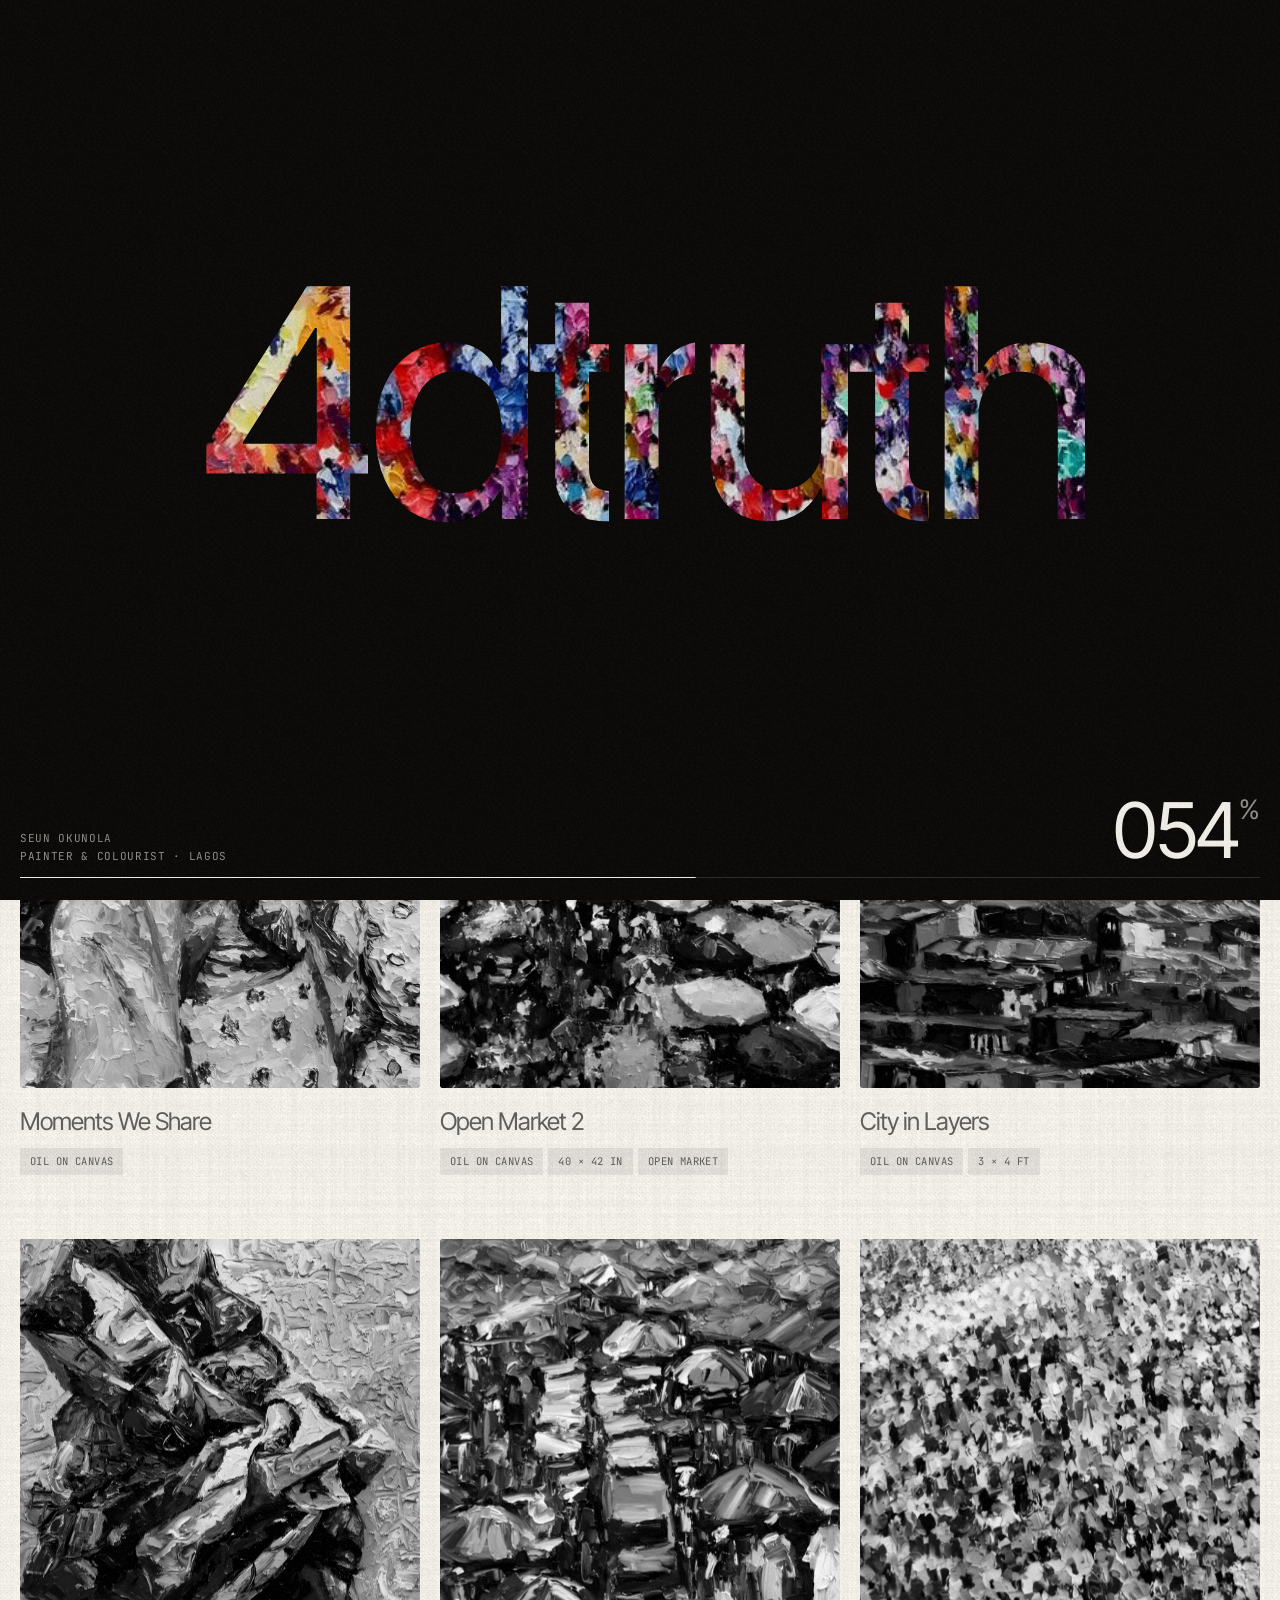
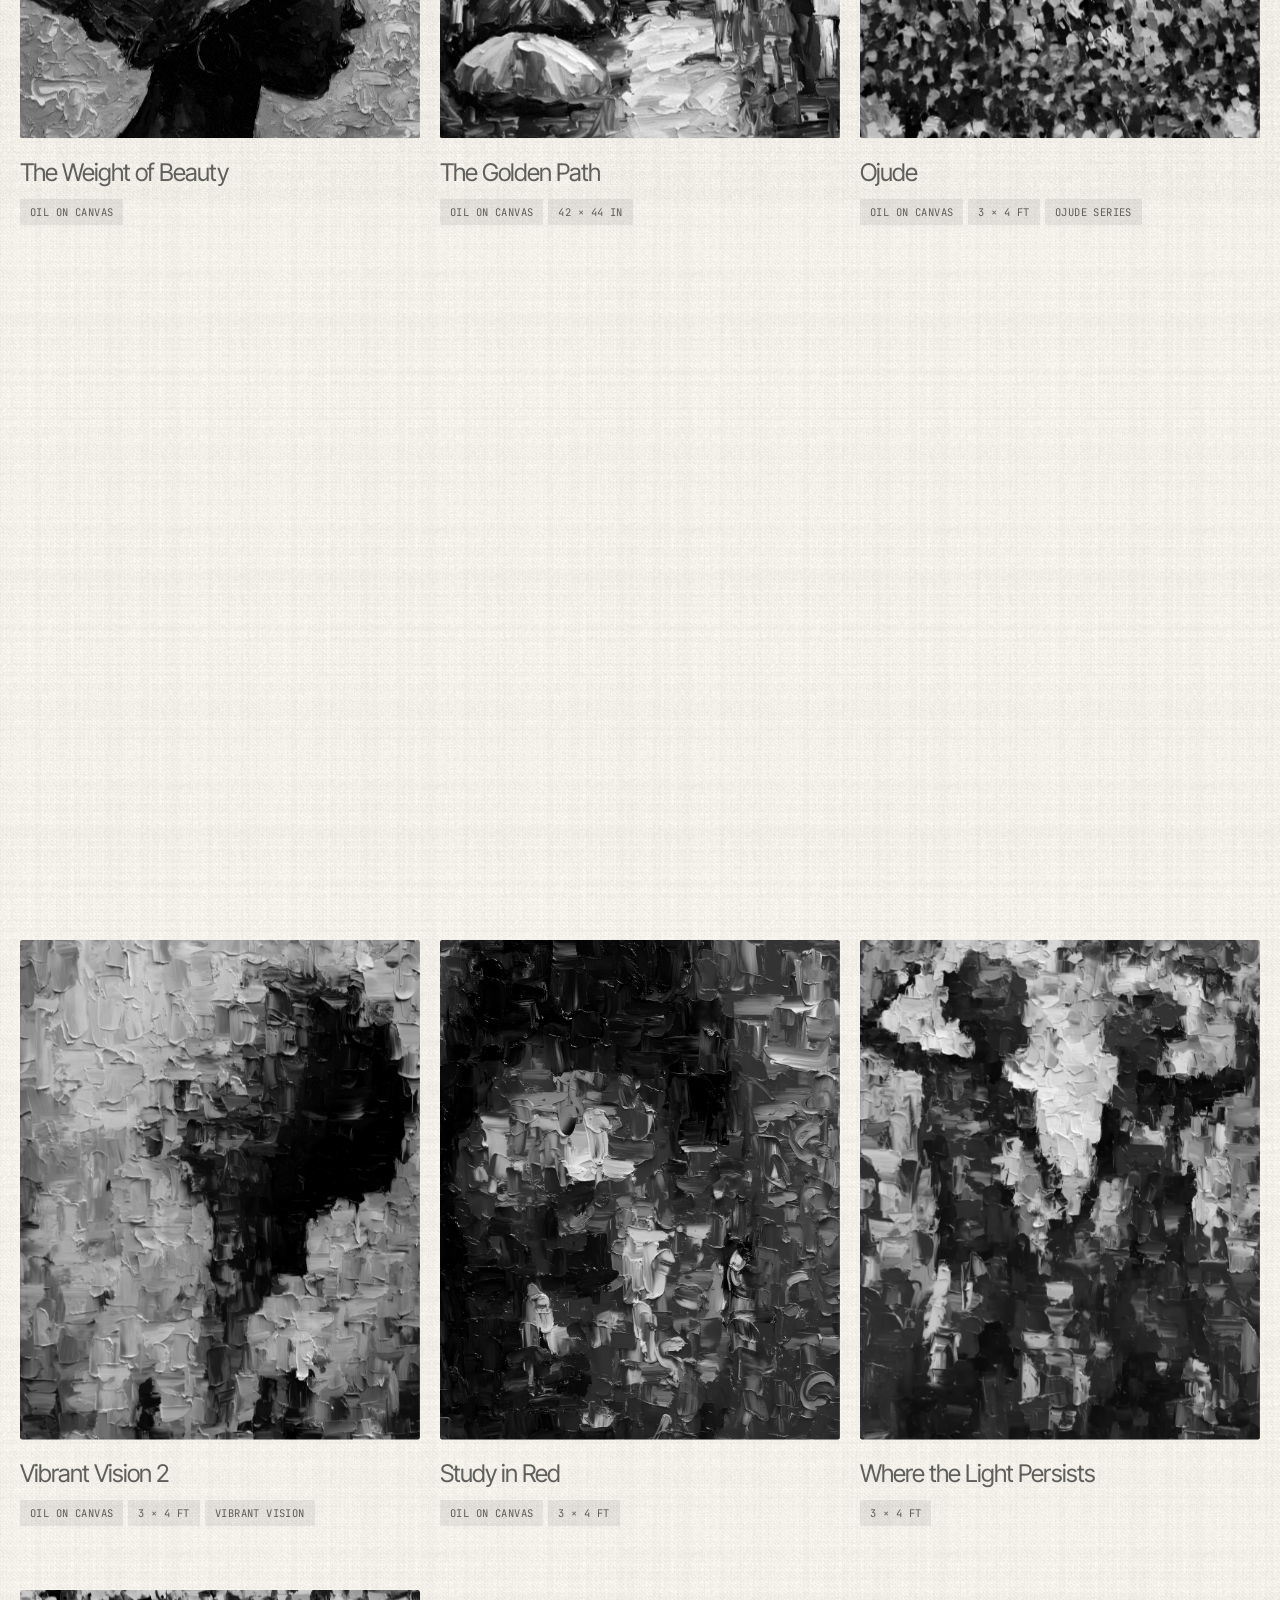
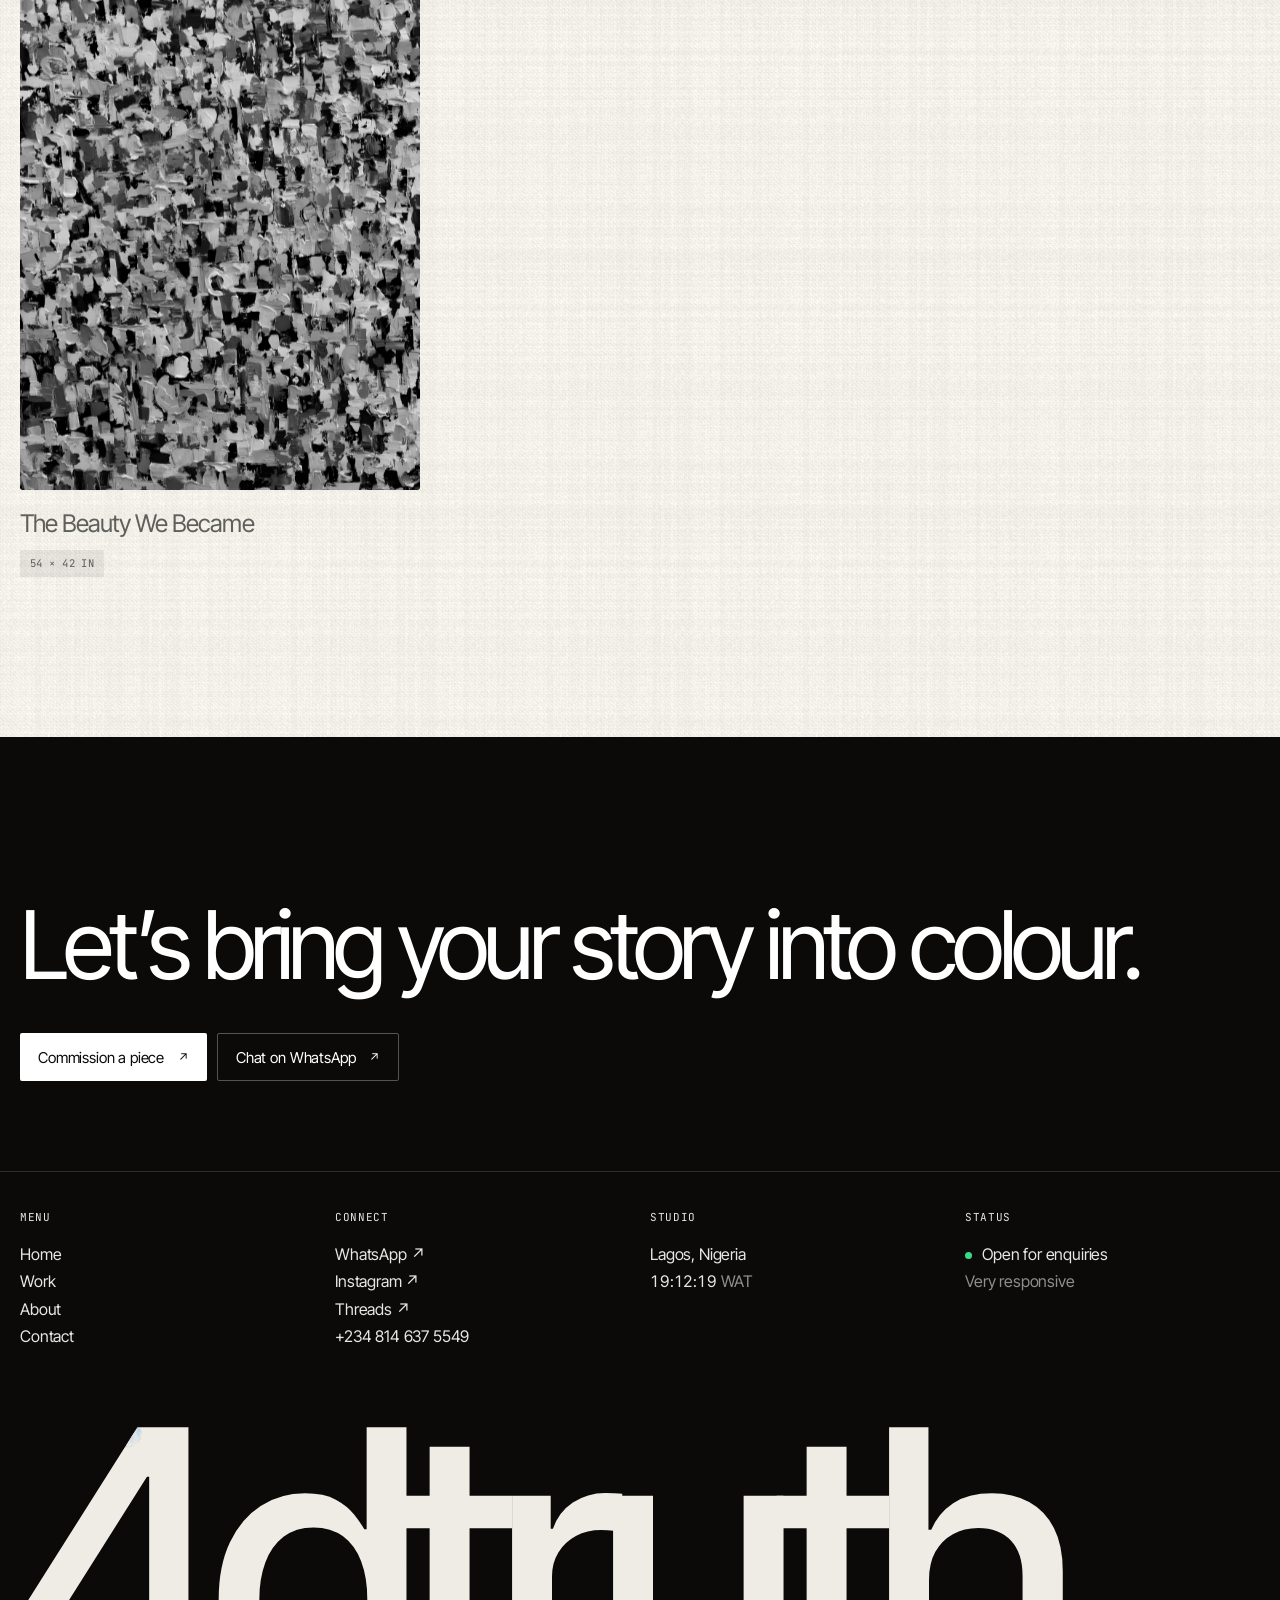
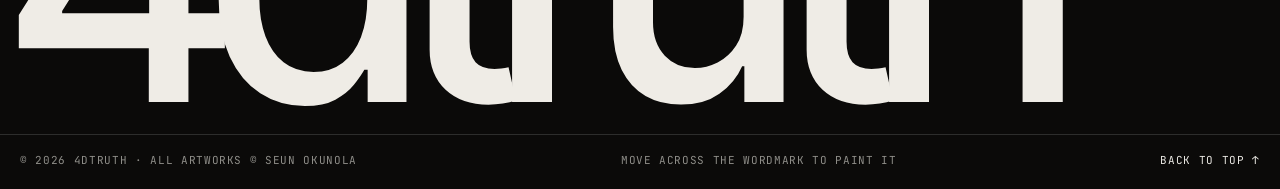
<file: work.html>
<!DOCTYPE html>
<html lang="en">
<head>
  <meta charset="utf-8" />
  <meta name="viewport" content="width=device-width, initial-scale=1" />
  <title>Work | 4dtruth</title>
  <meta name="description" content="The collection: textured oil paintings by 4dtruth (Seun Okunola), from the Ojude series and Lagos markets to portraits and cityscapes." />
  <meta property="og:image" content="/assets/works/ojude-series.jpg" />
  <link rel="icon" href="data:image/svg+xml,%3Csvg xmlns='http://www.w3.org/2000/svg' viewBox='0 0 32 32'%3E%3Crect width='32' height='32' fill='%230b0a09'/%3E%3Ctext x='16' y='22' font-family='Arial' font-weight='700' font-size='15' fill='white' text-anchor='middle'%3E4d%3C/text%3E%3C/svg%3E" />
  <script>(function(d,s){if(s.getItem("fdt-pt"))d.classList.add("pt-in");else if(!s.getItem("fdt-seen")&&!matchMedia("(prefers-reduced-motion: reduce)").matches)d.classList.add("preload");})(document.documentElement,sessionStorage);</script>
  <link rel="preconnect" href="https://fonts.googleapis.com" />
  <link rel="preconnect" href="https://fonts.gstatic.com" crossorigin />
  <link href="https://fonts.googleapis.com/css2?family=Inter+Tight:wght@300;400;500&family=JetBrains+Mono:wght@400;500&display=swap" rel="stylesheet" />
  <link rel="stylesheet" href="styles.css" />
</head>
<body data-page="work">
  <main>
    <section class="page-head">
      <p class="eyebrow" data-split="wipe">Collection · Oil on canvas</p>
      <h1 class="page-title" data-split="wipe">Work</h1>
      <div class="page-intro">
        <span class="mono" style="color:var(--muted)">(<span id="total">013</span>) works</span>
        <p data-split="wipe">Crowds, markets, portraits and cities, built up in thick palette-knife oil. Every piece is available to enquire about.</p>
      </div>
    </section>

    <div class="controls" style="margin:0 var(--pad) 40px">
      <div class="chips" id="chips" role="tablist" aria-label="Filter by theme"></div>
      <div class="view-toggle" role="group" aria-label="View">
        <button class="chip act" data-view="grid">Grid</button>
        <button class="chip" data-view="list">List</button>
      </div>
    </div>

    <div class="grid3" id="grid3"></div>
    <div class="list" id="list" hidden></div>
    <div class="preview" id="preview" aria-hidden="true"><div class="preview-in"><img id="preview-img" alt="" /></div></div>
  </main>

  <div id="app-footer"></div>

  <script src="assets/vendor/lenis.min.js"></script>
  <script src="assets/js/data.js"></script>
  <script src="assets/js/core.js"></script>
  <script src="assets/js/work.js"></script>
</body>
</html>
</file>
<file: styles.css>
/* =========================================================
   4dtruth: styles (all pages)
   Motion modelled on ouiwill.com
   Signature easing: cubic-bezier(.771,.029,.189,1.007)
   ========================================================= */
:root {
  --ink: #0b0a09;
  --grey: #5f605c;
  --muted: #8a8984;
  --soft: #c6c3bb;
  --line: rgba(11, 10, 9, .14);
  --tag: rgba(11, 10, 9, .07);
  --paper: #f4f1eb;
  --pad: 20px;
  --headH: 60px;
  --ease: cubic-bezier(.771, .029, .189, 1.007);
  --expo: cubic-bezier(.19, 1, .22, 1);
  --sans: "Inter Tight", "Helvetica Neue", Helvetica, Arial, sans-serif;
  --mono: "JetBrains Mono", ui-monospace, Menlo, monospace;
}

@property --hovp { syntax: "<number>"; inherits: false; initial-value: 0; }
@property --fill { syntax: "<number>"; inherits: false; initial-value: 0; }

* { box-sizing: border-box; margin: 0; padding: 0; }
html { -webkit-text-size-adjust: 100%; scrollbar-width: none; }
html::-webkit-scrollbar { display: none; }
html.lenis, html.lenis body { height: auto; }
.lenis.lenis-smooth { scroll-behavior: auto !important; }
.lenis.lenis-stopped { overflow: hidden; }
body {
  font-family: var(--sans); color: var(--ink);
  background: var(--paper) url("assets/texture/canvas.png") repeat;
  background-size: 256px 256px;
  letter-spacing: -0.01em;
  -webkit-font-smoothing: antialiased; -moz-osx-font-smoothing: grayscale;
}
img, video { display: block; max-width: 100%; }
[hidden] { display: none !important; }
a { color: inherit; text-decoration: none; }
button, input, select, textarea { font: inherit; color: inherit; }
button { background: none; border: 0; cursor: pointer; }
.mono { font-family: var(--mono); font-size: 11px; letter-spacing: .06em; text-transform: uppercase; }
.label { color: var(--muted); font-size: 18px; letter-spacing: -0.02em; }
.h2 { font-size: clamp(28px, 2.6vw, 40px); font-weight: 400; letter-spacing: -0.045em; line-height: 1; }
.eyebrow { font-family: var(--mono); font-size: 11px; letter-spacing: .08em; text-transform: uppercase; color: var(--muted); }

/* ---------- Film grain over everything ---------- */
.grain {
  position: fixed; inset: -100%; z-index: 200; pointer-events: none; opacity: .09;
  background: url("assets/texture/grain.png") repeat; background-size: 180px;
  animation: grain .9s steps(6) infinite;
}
@keyframes grain {
  0% { transform: translate(0, 0); } 17% { transform: translate(-3%, 2%); } 33% { transform: translate(2%, -4%); }
  50% { transform: translate(-4%, -1%); } 67% { transform: translate(3%, 3%); } 83% { transform: translate(-1%, 4%); } 100% { transform: translate(0, 0); }
}

/* ---------- Buttons ---------- */
.btn {
  display: inline-flex; align-items: center; gap: 14px; height: 48px; padding: 0 18px;
  font-size: 15px; border-radius: 2px; white-space: nowrap;
  background: var(--ink); color: #fff;
  transition: background-color .3s var(--ease), color .3s var(--ease), border-color .3s var(--ease), opacity .3s var(--ease);
}
.btn i { font-style: normal; font-size: 12px; transition: transform .5s var(--expo); }
.btn:hover i { transform: translate(3px, -3px); }
.btn:hover { opacity: .88; }
.btn-ghost { background: transparent; color: var(--ink); border: 1px solid var(--line); }
.btn-ghost:hover { background: var(--ink); color: #fff; opacity: 1; }
.btn-light { background: #fff; color: var(--ink); }
.btn-ghost-light { background: transparent; color: #fff; border: 1px solid rgba(255,255,255,.3); }
.btn-ghost-light:hover { background: #fff; color: var(--ink); opacity: 1; }
.btn-glass { background: rgba(255,255,255,.14); color: #fff; backdrop-filter: blur(10px); -webkit-backdrop-filter: blur(10px); border: 1px solid rgba(255,255,255,.25); }
.btn-glass:hover { background: #fff; color: var(--ink); opacity: 1; }

/* ---------- Line wipe (top -> bottom) ---------- */
.ln { display: block; position: relative; }
.ln-i {
  display: block;
  clip-path: inset(-0.2em -0.1em 105% -0.1em);
  transform: translateY(.18em);
  transition: clip-path 1.1s var(--ease), transform 1.1s var(--ease);
  transition-delay: calc(var(--i, 0) * 90ms + var(--d, 0ms));
}
.in .ln-i, .in.ln-i { clip-path: inset(-0.2em -0.1em -0.25em -0.1em); transform: none; }
[data-split="fill"] .ln { color: var(--soft); }
[data-split="fill"] .ln-f { position: absolute; inset: 0; color: var(--ink); pointer-events: none; clip-path: inset(-0.2em calc(100% - 100% * var(--fill)) -0.25em 0); }

/* ---------- Band hover ---------- */
.bnd-hov { display: inline-block; --b: .15; }
.bnd-hov.hov {
  --bB: calc(100% * var(--b)); --bS: calc(100% + 2 * var(--bB));
  clip-path: polygon(
    -10% calc(0% - var(--bB)), 110% calc(0% - var(--bB)),
    110% calc(var(--bS) * (var(--hovp) - 1.1) - var(--bB)), -10% calc(var(--bS) * (var(--hovp) - 1.1) - var(--bB)),
    -10% calc(var(--bS) * var(--hovp) - var(--bB)), 110% calc(var(--bS) * var(--hovp) - var(--bB)),
    110% calc(100% + var(--bB)), -10% calc(100% + var(--bB)));
  animation: bnd .8s var(--ease) forwards;
}
@keyframes bnd { from { --hovp: 0; } to { --hovp: 2.1; } }

/* Generic reveal */
[data-reveal].fade { opacity: 0; transform: translateY(24px); transition: opacity 1s var(--ease), transform 1s var(--ease); }
[data-reveal].fade.in { opacity: 1; transform: none; }

/* ---------- Pictures: grey until hovered (touch: colour when centred) ---------- */
.card-media img, .mq img, .next img, .piece-wall img, .ms img { filter: grayscale(1) contrast(1.04); }
.card-media img, .mq img, .piece-wall img { transition: filter 1s var(--ease), scale .9s var(--ease), clip-path 1.3s var(--ease) .2s; }
.card:hover .card-media img, .card.color .card-media img,
.mq:hover img, .mq.color img,
.piece-wall:hover img, .piece-wall.color img,
.ms:hover img, .ms.color img { filter: grayscale(0) contrast(1); }

/* ---------- Page transition ---------- */
.pt {
  position: fixed; inset: 0; z-index: 150; background: var(--ink); color: #fff; pointer-events: none;
  display: grid; place-items: center;
  clip-path: inset(100% 0 0 0);
}
.pt-logo { font-size: 22px; font-weight: 500; letter-spacing: -0.04em; opacity: 0; transition: opacity .3s; }
.pt.cover { clip-path: inset(0 0 0 0); transition: clip-path .7s var(--ease); pointer-events: auto; }
.pt.cover .pt-logo { opacity: 1; transition-delay: .35s; }
html.pt-in .pt { clip-path: inset(0 0 0 0); }
html.pt-in .pt .pt-logo { opacity: 1; }
.pt.open { clip-path: inset(0 0 100% 0); transition: clip-path .9s var(--ease) .1s; }

/* ---------- Nav (no background: logo + hamburger menu, all screens) ---------- */
.nav {
  position: fixed; inset: 0 0 auto 0; z-index: 60; height: var(--headH);
  display: flex; justify-content: space-between; align-items: center;
  padding: 0 var(--pad); color: #fff; mix-blend-mode: difference;
  transition: transform .8s var(--ease), opacity .8s var(--ease);
}
.is-loading .nav { opacity: 0; transform: translateY(-10px); }
html.nav-hide .nav { transform: translateY(calc(-1 * var(--headH))); transition: transform .45s var(--ease); }
.nav-logo { font-size: 22px; font-weight: 500; letter-spacing: -0.045em; }
.nav-toggle { display: inline-flex; align-items: center; gap: 12px; height: 40px; padding: 0 2px; font-size: 15px; color: inherit; }
.nav-toggle-t { display: inline-block; min-width: 44px; text-align: left; }

/* Modern hamburger: two lines, the lower one shorter; morphs into an X */
.burger { position: relative; width: 24px; height: 12px; display: block; }
.burger i {
  position: absolute; right: 0; height: 1.5px; background: currentColor; border-radius: 2px;
  transition: transform .6s var(--ease), width .5s var(--ease), top .5s var(--ease);
}
.burger i:nth-child(1) { top: 0; width: 100%; }
.burger i:nth-child(2) { top: calc(100% - 1.5px); width: 62%; }
.nav-toggle:hover .burger i:nth-child(2) { width: 100%; }
.nav-toggle:hover .burger i:nth-child(1) { width: 62%; }
.menu-open .burger i { width: 100% !important; top: calc(50% - .75px); }
.menu-open .burger i:nth-child(1) { transform: rotate(45deg); }
.menu-open .burger i:nth-child(2) { transform: rotate(-45deg); }

/* ---------- Menu overlay ---------- */
.menu {
  position: fixed; inset: 0; z-index: 55; color: #f1eee8;
  background: var(--ink);
  display: grid; grid-template-rows: 1fr auto auto; gap: 28px;
  padding: calc(var(--headH) + 28px) var(--pad) 22px;
  clip-path: inset(0 0 100% 0); visibility: hidden; overflow-y: auto; overscroll-behavior: contain;
  transition: clip-path .9s var(--ease), visibility 0s .9s;
}
.menu::before { /* soft colour glow from the active painting */
  content: ""; position: absolute; inset: -20%; z-index: -1; opacity: .22;
  background: radial-gradient(circle at 75% 40%, rgba(214,120,60,.55), transparent 55%), radial-gradient(circle at 20% 90%, rgba(60,110,200,.45), transparent 50%);
  filter: blur(40px);
}
.menu.open { clip-path: inset(0 0 0 0); visibility: visible; transition: clip-path .9s var(--ease), visibility 0s; }
.menu-grid { display: grid; grid-template-columns: 1.25fr 1fr; gap: 40px; min-height: 0; }
.menu-links { display: flex; flex-direction: column; justify-content: center; border-top: 1px solid rgba(255,255,255,.14); }
.menu-links a {
  display: grid; grid-template-columns: 56px 1fr auto; align-items: baseline; gap: 12px;
  padding: min(12px, 1.2vh) 0; border-bottom: 1px solid rgba(255,255,255,.14);
  transition: opacity .5s var(--ease);
}
.menu-links a.dim { opacity: .28; }
.ml-i { color: #8f8e89; }
.ml-t { display: block; font-size: clamp(40px, min(8vw, 10.5vh), 136px); letter-spacing: -0.065em; line-height: .95; padding-bottom: .04em; }
.ml-tt { display: inline-block; padding-right: .08em; clip-path: inset(-.2em -.3em 100% -.1em); transform: translateY(.35em); transition: clip-path 1s var(--ease), transform 1s var(--ease), translate .6s var(--expo); transition-delay: calc(.25s + var(--i) * 80ms), calc(.25s + var(--i) * 80ms), 0s; }
.menu.open .ml-tt { clip-path: inset(-.2em -.3em -.25em -.1em); transform: none; }
.menu-links a:hover .ml-tt { translate: 1.2rem 0; }
.menu-links a.cur .ml-t::after { content: ""; display: inline-block; width: .14em; height: .14em; border-radius: 50%; background: #39d98a; margin-left: .12em; vertical-align: .6em; }
.ml-s { color: #8f8e89; opacity: 0; transform: translateY(8px); transition: opacity .6s var(--ease), transform .6s var(--ease); transition-delay: calc(.45s + var(--i) * 80ms); }
.menu.open .ml-s { opacity: 1; transform: none; }

.menu-preview { position: relative; min-height: 0; }
.mp { position: absolute; inset: 0; margin: 0; overflow: hidden; border-radius: 3px; clip-path: inset(100% 0 0 0 round 3px); transition: clip-path .9s var(--ease); }
.mp img { width: 100%; height: 100%; object-fit: cover; transform: scale(1.15); filter: grayscale(1) contrast(1.04); transition: transform 1.4s var(--ease), filter 1s var(--ease); }
.menu-preview:hover .mp img, .mp.color img { filter: grayscale(0) contrast(1); }
.mp figcaption { position: absolute; left: 14px; bottom: 12px; color: #fff; text-shadow: 0 1px 10px rgba(0,0,0,.5); }
.menu.open .mp.act { clip-path: inset(0 0 0 0 round 3px); z-index: 1; transition-delay: .2s; }
.menu.open .mp.act img { transform: scale(1); transition-delay: .2s; }

.menu-strip { overflow: hidden; }
.menu-h { color: #8f8e89; margin-bottom: 12px; }
.ms-row { display: grid; grid-template-columns: repeat(6, 1fr); gap: 10px; }
.ms { position: relative; display: block; height: clamp(70px, 14vh, 150px); overflow: hidden; border-radius: 2px; opacity: 0; transform: translateY(24px); transition: opacity .8s var(--ease), transform .8s var(--ease); transition-delay: calc(.5s + var(--i) * 60ms); }
.menu.open .ms { opacity: 1; transform: none; }
.ms img { width: 100%; height: 100%; object-fit: cover; transition: scale .8s var(--ease), filter .8s var(--ease); }
.ms span { position: absolute; left: 8px; bottom: 6px; right: 8px; color: #fff; font-size: 9.5px; opacity: 0; transform: translateY(4px); transition: opacity .4s var(--ease), transform .4s var(--ease); white-space: nowrap; overflow: hidden; text-overflow: ellipsis; text-shadow: 0 1px 8px rgba(0,0,0,.6); }
.ms:hover img { scale: 1.06; }
.ms:hover span { opacity: 1; transform: none; }

.menu-foot { display: flex; justify-content: space-between; align-items: center; gap: 16px 28px; flex-wrap: wrap; border-top: 1px solid rgba(255,255,255,.14); padding-top: 18px; opacity: 0; transition: opacity .8s var(--ease) .6s; }
.menu.open .menu-foot { opacity: 1; }
.mf-links, .mf-meta { display: flex; gap: 22px; flex-wrap: wrap; color: #cfccc5; }
.mf-meta { color: #8f8e89; }
.mf-meta [data-clock] { color: #cfccc5; font-variant-numeric: tabular-nums; }

/* ---------- Preloader (first visit, every page) ---------- */
html.preload body::before { content: ""; position: fixed; inset: 0; z-index: 170; background: var(--ink); }
.pl {
  position: fixed; inset: 0; z-index: 180; background: var(--ink); color: #f1eee8;
  display: grid; grid-template-rows: 1fr auto auto; padding: 22px var(--pad);
  clip-path: inset(0 0 0 0);
}
.pl.wipe { clip-path: inset(0 0 100% 0); transition: clip-path 1.05s var(--ease); }
.pl-word {
  align-self: center; justify-self: center; display: flex;
  font-size: min(25vw, 46vh); font-weight: 500; letter-spacing: -0.075em; line-height: .9;
}
.pl-l { display: block; overflow: hidden; padding: .02em .02em .06em; margin: 0 -.02em; }
.pl-c {
  display: block; color: transparent;
  background-image: var(--paint); background-size: var(--fw, 100vw) auto; background-repeat: no-repeat;
  background-position: var(--ox, 0px) 50%;
  -webkit-background-clip: text; background-clip: text;
  transform: translateY(110%) rotate(6deg); transform-origin: 0 100%;
  transition: transform 1.1s var(--ease); transition-delay: calc(var(--i) * 70ms + 100ms);
}
.pl.in .pl-c { transform: none; }
.pl.out .pl-c { transform: translateY(-115%) rotate(-4deg); transition: transform .9s var(--ease); transition-delay: calc(var(--i) * 45ms); }
.pl-foot { display: flex; justify-content: space-between; align-items: flex-end; gap: 20px; padding-bottom: 14px; opacity: 0; transition: opacity .8s var(--ease) .5s; }
.pl.in .pl-foot { opacity: 1; }
.pl.out .pl-foot { opacity: 0; transition: opacity .4s var(--ease); }
.pl-meta { display: flex; flex-direction: column; gap: 4px; color: #8f8e89; }
.pl-count { font-size: clamp(40px, 6vw, 92px); letter-spacing: -0.06em; line-height: .85; font-variant-numeric: tabular-nums; }
.pl-pc { font-size: .35em; vertical-align: top; margin-left: .1em; color: #8f8e89; letter-spacing: 0; }
.pl-bar { height: 1px; background: rgba(255,255,255,.14); overflow: hidden; }
.pl-bar i { display: block; height: 100%; background: #f1eee8; transform: scaleX(0); transform-origin: left; }

/* ---------- Home: intro / hero / reel ---------- */
.intro { position: relative; height: 230vh; }
.intro-pin { position: sticky; top: 0; height: 100vh; height: 100lvh; overflow: hidden; }
.hero {
  position: absolute; inset: 0; background: #111; overflow: hidden;
  clip-path: inset(var(--ht, 0%) var(--hr, 0%) var(--hb, 0%) var(--hl, 0%) round var(--hrad, 0px));
}
.hero-video { position: absolute; inset: 0; width: 100%; height: 100%; object-fit: cover; transform: scale(var(--hs, 1.02)); }
.hero-shade { position: absolute; inset: 0; background: radial-gradient(ellipse at 50% 55%, rgba(0,0,0,.32), rgba(0,0,0,.12) 60%), linear-gradient(180deg, rgba(0,0,0,.25), rgba(0,0,0,.05) 40%, rgba(0,0,0,.5)); }
.hero-content {
  position: absolute; left: 50%; top: 50%; translate: -50% -50%; width: min(92vw, 1120px);
  text-align: center; color: #fff; display: flex; flex-direction: column; align-items: center; gap: 26px;
}
.hero-eyebrow { font-family: var(--mono); font-size: 11px; letter-spacing: .1em; text-transform: uppercase; color: rgba(255,255,255,.8); }
.hero-title { font-weight: 400; font-size: clamp(36px, 5vw, 76px); line-height: 1; letter-spacing: -0.055em; }
.hero-btns { display: flex; gap: 10px; flex-wrap: wrap; justify-content: center; opacity: 0; transform: translateY(14px); transition: opacity 1s var(--ease) .5s, transform 1s var(--ease) .5s; }
.hero-content.in .hero-btns { opacity: 1; transform: none; }
.hero-scroll { position: absolute; left: var(--pad); bottom: var(--pad); color: #fff; display: flex; align-items: center; gap: 10px; opacity: var(--so, 1); }
.hero-scroll i { display: block; width: 1px; height: 34px; background: rgba(255,255,255,.35); position: relative; overflow: hidden; }
.hero-scroll i::after { content: ""; position: absolute; inset: 0; background: #fff; animation: scrollLine 1.8s var(--ease) infinite; }
@keyframes scrollLine { 0% { transform: translateY(-100%); } 60%, 100% { transform: translateY(100%); } }
.reel {
  position: absolute; left: 0; top: 0; overflow: hidden; color: #fff; background: #222;
  width: var(--rw, 233px); height: var(--rh, 143px);
  transform: translate3d(var(--rx, 0px), var(--ry, 0px), 0); border-radius: var(--rr, 2px);
  clip-path: inset(0 0 calc(100% * (1 - var(--rv, 1))) 0); transition: clip-path .9s var(--ease);
}
.is-loading .reel { --rv: 0; }
.reel-media { position: absolute; inset: 0; }
.reel-media img { position: absolute; inset: 0; width: 100%; height: 100%; object-fit: cover; visibility: hidden; transform: scale(1.12); }
.reel-media img.act { visibility: visible; animation: kb 2.4s linear forwards; }
@keyframes kb { from { transform: scale(1.12); } to { transform: scale(1.02); } }
.reel::after { content: ""; position: absolute; inset: 0; background: rgba(0,0,0,calc(.28 * var(--rp, 0))); }
.reel-label { position: absolute; z-index: 2; left: 50%; top: 50%; translate: -50% -50%; font-size: 15px; white-space: nowrap; opacity: var(--rl, 0); }
.reel-count { position: absolute; z-index: 2; right: 14px; top: 12px; opacity: var(--rl, 0); }

/* ---------- Stats band ---------- */
.stats { display: grid; grid-template-columns: repeat(4, 1fr); gap: 20px; padding: 120px var(--pad) 0; }
.stat { border-top: 1px solid var(--ink); padding-top: 16px; }
.stat-n { font-size: clamp(48px, 6vw, 96px); letter-spacing: -0.06em; line-height: .95; font-weight: 400; font-variant-numeric: tabular-nums; }
.stat-l { margin-top: 10px; color: var(--grey); font-size: 15px; }

/* ---------- About teaser ---------- */
.about { display: grid; grid-template-columns: 1fr 2fr; gap: 20px; padding: 150px var(--pad) 160px; }
.about-cycle { position: relative; height: 20px; margin-top: 36px; font-size: 13px; }
.about-cycle span { position: absolute; left: 0; top: 0; clip-path: inset(0 0 100% 0); transform: translateY(6px); transition: clip-path .7s var(--ease), transform .7s var(--ease); white-space: nowrap; }
.about-cycle span.act { clip-path: inset(0 0 -10% 0); transform: none; }
.about-cycle span.leave { clip-path: inset(100% 0 0 0); transform: translateY(-6px); }
.about-lead { font-size: clamp(26px, 2.75vw, 42px); line-height: 1.08; letter-spacing: -0.045em; max-width: 980px; }
.about-sub { margin-top: 48px; font-size: clamp(20px, 1.9vw, 28px); line-height: 1.15; letter-spacing: -0.035em; color: var(--muted); max-width: 820px; }
.about-more { margin-top: 44px; }

/* ---------- Section heads ---------- */
.sec-head { display: flex; justify-content: space-between; align-items: flex-end; gap: 20px; padding: 0 var(--pad) 28px; }
.sec-head .count { color: var(--muted); font-family: var(--mono); font-size: 11px; margin-left: 8px; vertical-align: top; }

/* ---------- Cards ---------- */
.work { padding: 0 0 140px; }
.grid { display: grid; grid-template-columns: 1fr 1fr; gap: 80px 20px; padding: 0 var(--pad); }
.grid-cta { display: flex; justify-content: center; padding-top: 80px; }
.card { cursor: pointer; display: block; }
.card.wide { grid-column: 1 / -1; }
.card-media { position: relative; overflow: hidden; background: #e7e3db; aspect-ratio: 1 / 1; border-radius: 2px; clip-path: inset(100% 0 0 0 round 2px); transition: clip-path 1.3s var(--ease); }
.card.in .card-media { clip-path: inset(0 0 0 0 round 2px); }
.card.wide .card-media { aspect-ratio: 16 / 8; }
.card-media img { position: absolute; left: 0; top: -8%; width: 100%; height: 116%; object-fit: cover; transform: translate3d(0, var(--py, 0px), 0); transition: scale .9s var(--ease), filter 1s var(--ease); }
.card:hover .card-media img { scale: 1.03; }
.card-info { display: flex; justify-content: space-between; align-items: center; gap: 16px; padding-top: 18px; }
.card-info h3 { font-size: clamp(20px, 1.9vw, 28px); font-weight: 400; letter-spacing: -0.04em; color: var(--grey); transition: color .3s var(--ease); white-space: nowrap; }
.card:hover .card-info h3 { color: var(--ink); }
.tags { display: flex; flex-wrap: wrap; gap: 5px; justify-content: flex-end; }
.tag { font-family: var(--mono); font-size: 10.5px; letter-spacing: .04em; text-transform: uppercase; color: #5d5c58; background: var(--tag); padding: 8px 10px; line-height: 1; border-radius: 1px; }
.card .tag { opacity: 0; transform: translateY(6px); transition: opacity .8s var(--ease), transform .8s var(--ease); transition-delay: calc(400ms + var(--t, 0) * 60ms); }
.card.in .tag { opacity: 1; transform: none; }

/* ---------- Series accordion ---------- */
.series { padding: 0 0 150px; }
.series-row { display: flex; gap: 8px; height: 76vh; min-height: 520px; padding: 0 var(--pad); }
.sp {
  position: relative; flex: 1; min-width: 0; overflow: hidden; border-radius: 2px; color: #fff; background: #222;
  transition: flex .8s var(--ease);
}
.sp:hover, .sp.act { flex: 4; }
.sp img { position: absolute; inset: 0; width: 100%; height: 100%; object-fit: cover; transform: scale(1.08); transition: transform 1.2s var(--ease), filter .8s var(--ease); filter: grayscale(1) brightness(.8); }
.sp:hover img, .sp.act img, .sp.color img { transform: scale(1); filter: none; }
.sp::after { content: ""; position: absolute; inset: 0; background: linear-gradient(180deg, rgba(0,0,0,0) 40%, rgba(0,0,0,.65)); }
.sp-v { position: absolute; z-index: 2; left: 16px; bottom: 18px; writing-mode: vertical-rl; transform: rotate(180deg); font-family: var(--mono); font-size: 12px; letter-spacing: .08em; text-transform: uppercase; transition: opacity .35s var(--ease) .4s, transform .35s var(--ease) .4s; }
.sp:hover .sp-v, .sp.act .sp-v { opacity: 0; transform: rotate(180deg) translateY(.6rem); transition-delay: 0s; }
.sp-panel { position: absolute; z-index: 2; left: 22px; right: 22px; bottom: 22px; display: flex; justify-content: space-between; align-items: flex-end; gap: 20px; opacity: 0; transform: translateY(1.2rem); transition: opacity .45s var(--ease) .1s, transform .45s var(--ease) .1s; }
.sp:hover .sp-panel, .sp.act .sp-panel { opacity: 1; transform: none; transition-delay: .3s; }
.sp-panel h3 { font-size: clamp(28px, 3vw, 48px); font-weight: 400; letter-spacing: -0.05em; line-height: 1; white-space: nowrap; }
.sp-panel p { font-size: 15px; max-width: 280px; color: rgba(255,255,255,.85); margin-top: 8px; }
.sp-panel .mono { white-space: nowrap; }
.sp-n { position: absolute; z-index: 2; top: 14px; left: 16px; font-family: var(--mono); font-size: 11px; opacity: .8; }

/* ---------- Statements (dark slider) ---------- */
.testi { position: relative; height: 100vh; min-height: 640px; color: #fff; background: #0b0b0b; overflow: hidden; }
.testi-bgs { position: absolute; inset: 0; }
.testi-bg { position: absolute; inset: -4%; background-size: cover; background-position: center; opacity: 0; transform: scale(1.08); transition: opacity .9s var(--ease), transform 7s linear; filter: saturate(1.05) blur(1.5px); }
.testi-bg.act { opacity: 1; transform: scale(1); }
.testi::after { content: ""; position: absolute; inset: 0; background: linear-gradient(180deg, rgba(0,0,0,.62), rgba(0,0,0,.45) 40%, rgba(0,0,0,.78)); }
.testi-inner { position: relative; z-index: 2; height: 100%; display: grid; grid-template-rows: auto 1fr auto; padding: 22px var(--pad); }
.testi-top { display: flex; justify-content: space-between; color: #bbb; }
.testi-quotes { position: relative; align-self: center; }
.testi-q { position: absolute; left: 0; right: 0; top: 50%; translate: 0 -50%; visibility: hidden; }
.testi-q.act { visibility: visible; }
.testi-q blockquote { font-size: clamp(26px, 3.5vw, 54px); line-height: 1.05; letter-spacing: -0.045em; max-width: 1180px; }
.testi-q .meta { margin-top: 36px; font-size: 15px; }
.testi-q .meta a { border-bottom: 1px solid rgba(255,255,255,.4); }
.testi-tabs { display: flex; gap: 28px; flex-wrap: wrap; border-top: 1px solid rgba(255,255,255,.18); padding-top: 16px; }
.testi-tab { font-family: var(--mono); font-size: 12px; letter-spacing: .08em; text-transform: uppercase; color: #8a8a8a; transition: color .3s var(--ease); position: relative; padding-bottom: 6px; }
.testi-tab.act, .testi-tab:hover { color: #fff; }
.testi-tab i { position: absolute; left: 0; bottom: 0; height: 1px; width: 100%; background: #fff; transform-origin: left; transform: scaleX(0); }
.testi-tab.act i { animation: prog var(--dur, 7s) linear forwards; }
@keyframes prog { to { transform: scaleX(1); } }

/* ---------- Process ---------- */
.process { padding: 150px var(--pad); display: grid; grid-template-columns: 1fr 2fr; gap: 20px; }
.process-intro p { color: var(--grey); font-size: 17px; line-height: 1.45; max-width: 360px; margin: 24px 0 32px; }
.steps { display: grid; grid-template-columns: 1fr 1fr; gap: 0 20px; }
.step { border-top: 1px solid var(--line); padding: 20px 0 48px; }
.step-n { font-size: clamp(56px, 6vw, 96px); letter-spacing: -0.06em; line-height: .9; color: var(--soft); transition: color .6s var(--ease); }
.step:hover .step-n { color: var(--ink); }
.step h3 { font-size: 22px; font-weight: 400; letter-spacing: -0.035em; margin: 18px 0 8px; }
.step p { color: var(--grey); font-size: 15px; line-height: 1.45; max-width: 340px; }

/* ---------- More work marquee ---------- */
.more { padding: 0 0 0; }
.more .sec-head { justify-content: flex-start; align-items: flex-start; gap: 8px; }
.marquee { overflow: hidden; }
.marquee-track { display: flex; gap: 20px; width: max-content; will-change: transform; }
.mq { position: relative; height: clamp(260px, 40vh, 440px); flex: none; overflow: hidden; border-radius: 2px; }
.mq img { height: 100%; width: auto; transition: scale .9s var(--ease), filter 1s var(--ease); }
.mq:hover img { scale: 1.04; }
.mq span { position: absolute; left: 12px; bottom: 10px; color: #fff; font-size: 14px; opacity: 0; transform: translateY(6px); transition: opacity .5s var(--ease), transform .5s var(--ease); text-shadow: 0 1px 8px rgba(0,0,0,.4); }
.mq:hover span { opacity: 1; transform: none; }
.marquee-names { display: flex; justify-content: space-between; padding: 14px var(--pad) 120px; }

/* ---------- Footer ---------- */
.footer { position: relative; background: var(--ink); color: #fff; overflow: hidden; }
.f-cta { padding: 120px var(--pad) 90px; border-bottom: 1px solid rgba(255,255,255,.14); }
.f-label { color: #8f8e89; }
.f-title { font-size: clamp(44px, 7.4vw, 124px); font-weight: 400; letter-spacing: -0.06em; line-height: .95; margin: 22px 0 44px; max-width: 1300px; }
.f-btns { display: flex; gap: 10px; flex-wrap: wrap; }
.f-cols { display: grid; grid-template-columns: repeat(4, 1fr); gap: 20px; padding: 36px var(--pad) 0; font-size: 16px; line-height: 1.7; }
.f-cols a { display: table; color: #e9e7e2; }
.f-cols p { color: #e9e7e2; }
.f-h { color: #8f8e89; margin-bottom: 14px; }
.f-muted { color: #8f8e89 !important; }
.f-clock { font-variant-numeric: tabular-nums; }
.f-dot { display: inline-block; width: 7px; height: 7px; border-radius: 50%; background: #39d98a; margin-right: 10px; vertical-align: middle; box-shadow: 0 0 0 0 rgba(57,217,138,.6); animation: pulse 2s infinite; }
@keyframes pulse { 0% { box-shadow: 0 0 0 0 rgba(57,217,138,.5); } 70% { box-shadow: 0 0 0 9px rgba(57,217,138,0); } 100% { box-shadow: 0 0 0 0 rgba(57,217,138,0); } }
.f-word {
  position: relative; display: block; margin: 56px 0 0; padding: 0 0 0 calc(var(--pad) - 1.1vw);
  font-size: 29.5vw; font-weight: 500; letter-spacing: -0.075em; line-height: .84;
  white-space: nowrap; overflow: hidden; cursor: crosshair; --p: 0;
}
.fw-base, .fw-paint { display: flex; }
.fw-paint {
  position: absolute; inset: 0 0 0 calc(var(--pad) - 1.1vw); pointer-events: none;
  -webkit-mask-image: radial-gradient(circle var(--sr, 0px) at var(--sx, 50%) var(--sy, 50%), #000 35%, rgba(0,0,0,.6) 60%, transparent 100%);
          mask-image: radial-gradient(circle var(--sr, 0px) at var(--sx, 50%) var(--sy, 50%), #000 35%, rgba(0,0,0,.6) 60%, transparent 100%);
}
.fw-l {
  display: inline-block; color: #efece6; padding-bottom: .03em;
  /* each letter rises at its own pace as the footer scrolls in */
  transform: translateY(calc((1 - var(--p)) * (62% + var(--i) * 9%))) rotate(calc((1 - var(--p)) * (var(--i) - 3) * 1.6deg));
  opacity: calc(.2 + var(--p) * .8);
  will-change: transform;
}
.fw-p {
  color: transparent;
  background-image: var(--paint); background-size: var(--fw, 100vw) auto; background-repeat: no-repeat;
  background-position: var(--ox, 0px) 50%;
  -webkit-background-clip: text; background-clip: text;
}
.f-bottom { display: flex; justify-content: space-between; gap: 16px; padding: 18px var(--pad) 22px; color: #8f8e89; border-top: 1px solid rgba(255,255,255,.14); flex-wrap: wrap; }
.f-bottom a { color: #e9e7e2; }

/* ---------- Inner page heads ---------- */
.page-head { padding: calc(var(--headH) + 110px) var(--pad) 60px; }
.page-title { font-size: clamp(64px, 13vw, 220px); font-weight: 400; letter-spacing: -0.07em; line-height: .86; }
.page-title sup { font-family: var(--mono); font-size: 13px; letter-spacing: 0; color: var(--muted); vertical-align: top; margin-left: .4em; position: relative; top: 1.2em; }
.page-intro { display: grid; grid-template-columns: 1fr 2fr; gap: 20px; margin-top: 44px; }
.page-intro p { font-size: clamp(20px, 1.9vw, 28px); line-height: 1.15; letter-spacing: -0.035em; max-width: 760px; }

/* ---------- Work page ---------- */
.controls { display: flex; justify-content: space-between; align-items: center; gap: 20px; padding: 0 var(--pad) 26px; border-bottom: 1px solid var(--line); margin: 0 var(--pad) 40px; padding-left: 0; padding-right: 0; flex-wrap: wrap; }
.chips { display: flex; gap: 6px; flex-wrap: wrap; }
.chip { font-family: var(--mono); font-size: 11px; letter-spacing: .06em; text-transform: uppercase; height: 34px; padding: 0 12px; border: 1px solid var(--line); border-radius: 2px; display: inline-flex; align-items: center; gap: 8px; transition: background .3s var(--ease), color .3s var(--ease), border-color .3s var(--ease); }
.chip sup { font-size: 9px; color: var(--muted); }
.chip:hover, .chip.act { background: var(--ink); color: #fff; border-color: var(--ink); }
.chip.act sup, .chip:hover sup { color: #aaa; }
.view-toggle { display: flex; gap: 2px; }
.grid3 { display: grid; grid-template-columns: repeat(3, 1fr); gap: 64px 20px; padding: 0 var(--pad) 160px; transition: opacity .35s var(--ease); }
.grid3 .card-media { aspect-ratio: 4 / 5; }
.grid3 .card-info { flex-direction: column; align-items: flex-start; gap: 12px; }
.grid3 .tags { justify-content: flex-start; }
.is-swapping { opacity: 0; }
.list { padding: 0 var(--pad) 160px; transition: opacity .35s var(--ease); }
.row { display: grid; grid-template-columns: 70px 2.2fr 1fr 1fr 1fr 40px; align-items: center; gap: 20px; padding: 22px 0; border-bottom: 1px solid var(--line); position: relative; }
.row-t { font-size: clamp(22px, 2.4vw, 36px); letter-spacing: -0.045em; transition: translate .5s var(--expo); color: var(--grey); }
.row:hover .row-t { translate: 1rem; color: var(--ink); }
.row .mono { color: var(--muted); }
.row .arr { justify-self: end; transition: transform .5s var(--expo); }
.row:hover .arr { transform: translate(4px, -4px); }
.preview { position: fixed; z-index: 40; left: 0; top: 0; width: 260px; pointer-events: none; transform: translate3d(var(--x, 0), var(--y, 0), 0); }
.preview-in { clip-path: inset(100% 0 0 0); transition: clip-path .6s var(--ease); aspect-ratio: 4 / 5; overflow: hidden; border-radius: 2px; box-shadow: 0 30px 60px -30px rgba(0,0,0,.4); }
.preview.show .preview-in { clip-path: inset(0 0 0 0); }
.preview img { width: 100%; height: 100%; object-fit: cover; }
.empty { padding: 60px 0; color: var(--grey); }

/* ---------- Piece page ---------- */
.piece { display: grid; grid-template-columns: 1.5fr 1fr; gap: 40px; padding: calc(var(--headH) + 40px) var(--pad) 120px; align-items: start; }
.crumbs { display: flex; gap: 10px; color: var(--muted); margin-bottom: 26px; }
.crumbs a:hover { color: var(--ink); }
.piece-wall { position: relative; background: rgba(11,10,9,.05); border-radius: 2px; display: grid; place-items: center; padding: 8% 10%; min-height: calc(100vh - var(--headH) - 80px); }
.piece-wall img { max-height: 76vh; width: auto; box-shadow: 0 2px 4px rgba(0,0,0,.08), 0 40px 70px -30px rgba(0,0,0,.5); clip-path: inset(100% 0 0 0); transition: clip-path 1.3s var(--ease) .2s, filter 1s var(--ease); }
.piece-wall.in img { clip-path: inset(0 0 0 0); }
.piece-info { position: sticky; top: calc(var(--headH) + 40px); }
.piece-idx { color: var(--muted); margin-bottom: 18px; display: block; }
.piece-title { font-size: clamp(40px, 4.6vw, 76px); font-weight: 400; letter-spacing: -0.055em; line-height: .95; }
.piece-desc { margin-top: 28px; font-size: 18px; line-height: 1.45; color: #3a3936; max-width: 520px; }
.specs { margin-top: 34px; border-top: 1px solid var(--line); }
.specs div { display: grid; grid-template-columns: 120px 1fr; padding: 12px 0; border-bottom: 1px solid var(--line); font-size: 15px; }
.specs dt { color: var(--muted); font-family: var(--mono); font-size: 11px; text-transform: uppercase; letter-spacing: .06em; padding-top: 3px; }
.piece-btns { display: flex; gap: 10px; flex-wrap: wrap; margin-top: 34px; }
.pager { display: flex; justify-content: space-between; margin-top: 28px; }
.next { display: block; position: relative; overflow: hidden; color: #fff; height: 70vh; min-height: 460px; margin: 0 var(--pad); border-radius: 2px; }
.next img { position: absolute; inset: -6% 0; width: 100%; height: 112%; object-fit: cover; transform: translate3d(0, var(--py, 0px), 0) scale(1.04); transition: scale 1.2s var(--ease), filter 1s var(--ease); filter: grayscale(1) brightness(.7); }
.next:hover img, .next.color img { scale: 1.06; filter: grayscale(0) brightness(.7); }
.next-in { position: absolute; inset: auto var(--pad) 24px var(--pad); display: flex; justify-content: space-between; align-items: flex-end; gap: 20px; }
.next-t { font-size: clamp(44px, 8vw, 140px); letter-spacing: -0.065em; line-height: .9; }
.related { padding: 150px 0 140px; }
.related .grid3 { padding-bottom: 0; }

/* ---------- About page ---------- */
.ab-hero { padding: calc(var(--headH) + 110px) var(--pad) 100px; }
.ab-title { font-size: clamp(56px, 10vw, 170px); font-weight: 400; letter-spacing: -0.07em; line-height: .88; max-width: 1400px; }
.ab-lead-wrap { display: grid; grid-template-columns: 1fr 2fr; gap: 20px; margin-top: 70px; }
.studio { padding: 0 var(--pad); }
.studio-frame { position: relative; height: 92vh; overflow: hidden; border-radius: 4px; clip-path: inset(var(--ci, 8%) var(--ci, 8%) var(--ci, 8%) var(--ci, 8%) round 4px); }
.studio-frame video { width: 100%; height: 100%; object-fit: cover; transform: scale(var(--cs, 1.15)); }
.studio-cap { display: flex; justify-content: space-between; padding: 14px 0 0; color: var(--grey); }
.roles { padding: 150px var(--pad); display: grid; grid-template-columns: 1fr 2fr; gap: 20px; }
.role { display: grid; grid-template-columns: 60px 1fr 1.2fr; gap: 20px; align-items: baseline; padding: 22px 0; border-bottom: 1px solid var(--line); }
.roles-list { border-top: 1px solid var(--line); }
.role .mono { color: var(--muted); }
.role h3 { font-size: clamp(26px, 2.8vw, 44px); font-weight: 400; letter-spacing: -0.05em; transition: translate .5s var(--expo); }
.role:hover h3 { translate: 1rem; }
.role p { color: var(--grey); font-size: 16px; line-height: 1.45; }
.practice { display: grid; grid-template-columns: 1fr 2fr; gap: 20px; padding: 0 var(--pad) 150px; }
.practice-cols { display: grid; grid-template-columns: 1fr 1fr; gap: 40px; }
.practice-cols p { font-size: 18px; line-height: 1.5; color: #3a3936; }

/* ---------- Contact page ---------- */
.ct-hero { padding: calc(var(--headH) + 110px) var(--pad) 80px; }
.ct-title { font-size: clamp(56px, 9vw, 150px); font-weight: 400; letter-spacing: -0.07em; line-height: .9; max-width: 1300px; }
.ct-body { display: grid; grid-template-columns: 1fr 1.3fr; gap: 60px; padding: 0 var(--pad) 150px; }
.ct-methods { border-top: 1px solid var(--ink); }
.ct-m { display: flex; justify-content: space-between; align-items: baseline; padding: 22px 0; border-bottom: 1px solid var(--line); }
.ct-m strong { font-weight: 400; font-size: clamp(24px, 2.4vw, 36px); letter-spacing: -0.045em; transition: translate .5s var(--expo); }
.ct-m:hover strong { translate: .8rem; }
.ct-m span { color: var(--muted); font-size: 14px; text-align: right; }
.ct-studio { margin-top: 40px; display: grid; grid-template-columns: 1fr 1fr; gap: 20px; font-size: 16px; line-height: 1.6; }
.form { border-top: 1px solid var(--ink); padding-top: 26px; display: grid; gap: 30px; }
.fld label, .fld .fld-l { display: block; margin-bottom: 12px; font-family: var(--mono); font-size: 11px; letter-spacing: .06em; text-transform: uppercase; color: var(--grey); }
.npt { width: 100%; background: rgba(255,255,255,.45); border: 1px solid var(--line); border-radius: 2px; padding: 14px 14px; font-size: 16px; transition: border-color .4s var(--ease), background .4s var(--ease); outline: none; }
.npt:focus { border-color: var(--ink); background: rgba(255,255,255,.75); }
textarea.npt { min-height: 150px; resize: vertical; }
.npt::placeholder { color: #9c9a94; transition: opacity .24s var(--ease) .3s, transform .6s var(--ease); }
.npt:focus::placeholder { opacity: 0; transform: translateX(16px); transition: opacity .4s var(--ease), transform .6s var(--ease); }
.fld-err { color: #b3261e; font-size: 13px; height: 0; overflow: hidden; transition: height .4s var(--ease); }
.fld.bad .fld-err { height: 22px; padding-top: 6px; }
.fld.bad .npt { border-color: #b3261e; }
.radios { display: flex; flex-wrap: wrap; gap: 6px; }
.radios input { position: absolute; opacity: 0; pointer-events: none; }
.radios label { margin: 0; cursor: pointer; font-family: var(--mono); font-size: 11px; letter-spacing: .06em; text-transform: uppercase; height: 38px; padding: 0 14px; display: inline-flex; align-items: center; border: 1px solid var(--line); border-radius: 2px; color: var(--ink); transition: background .3s var(--ease), color .3s var(--ease), border-color .3s var(--ease); }
.radios label:hover, .radios input:checked + label { background: var(--ink); color: #fff; border-color: var(--ink); }
.radios input:focus-visible + label { outline: 2px solid var(--ink); outline-offset: 2px; }
.two { display: grid; grid-template-columns: 1fr 1fr; gap: 20px; }
.form-foot { display: flex; justify-content: space-between; align-items: center; gap: 20px; flex-wrap: wrap; }
.form-note { color: var(--muted); font-size: 14px; max-width: 320px; }
.form-done { height: 0; overflow: hidden; transition: height .5s var(--ease); }
.form-done.show { height: auto; }
.form-done p { padding: 18px; background: rgba(57,217,138,.12); border: 1px solid rgba(57,217,138,.4); border-radius: 2px; font-size: 15px; }

/* ---------- Responsive ---------- */
@media (max-width: 1000px) {
  .grid3 { grid-template-columns: 1fr 1fr; }
  .row { grid-template-columns: 50px 2fr 1fr 40px; }
  .row .hide-md { display: none; }
}
@media (max-width: 860px) {
  :root { --pad: 16px; }
  .menu { grid-template-rows: 1fr auto auto; gap: 22px; padding-top: calc(var(--headH) + 12px); }
  .menu-grid { grid-template-columns: 1fr; }
  .menu-preview { display: none; }
  .menu-links a { grid-template-columns: 34px 1fr; padding: 10px 0; }
  .ml-s { grid-column: 2; margin-top: -4px; }
  .ml-t { font-size: clamp(40px, min(14vw, 9vh), 80px); }
  .ms-row { display: flex; overflow-x: auto; gap: 8px; scrollbar-width: none; margin: 0 calc(-1 * var(--pad)); padding: 0 var(--pad); }
  .ms-row::-webkit-scrollbar { display: none; }
  .ms { flex: none; width: 34vw; height: auto; aspect-ratio: 4 / 3; }
  .ms span { opacity: 1; transform: none; }
  .menu-foot { flex-direction: column; align-items: flex-start; }
  .intro { height: 200vh; }
  .hero-btns .btn { height: 44px; }
  .stats { grid-template-columns: 1fr 1fr; gap: 36px 16px; padding-top: 90px; }
  .about, .process, .roles, .practice, .page-intro, .ab-lead-wrap { grid-template-columns: 1fr; gap: 28px; }
  .about { padding: 96px var(--pad) 110px; }
  .grid { grid-template-columns: 1fr; gap: 56px; }
  .grid3 { grid-template-columns: 1fr; gap: 48px; }
  .card.wide .card-media { aspect-ratio: 4 / 3; }
  .card-info { flex-direction: column; align-items: flex-start; gap: 12px; }
  .tags { justify-content: flex-start; }
  .series-row { flex-direction: column; height: auto; min-height: 0; gap: 8px; }
  .sp { flex: none; height: 110px; transition: height .8s var(--ease); }
  .sp:hover, .sp.act { flex: none; height: 380px; }
  .sp-v { writing-mode: horizontal-tb; transform: none; top: auto; }
  .sp:hover .sp-v, .sp.act .sp-v { transform: translateY(.6rem); }
  .sp-panel { flex-direction: column; align-items: flex-start; }
  .steps { grid-template-columns: 1fr; }
  .testi-tabs { gap: 14px 18px; }
  .marquee-names { flex-wrap: wrap; gap: 8px 16px; }
  .f-cols { grid-template-columns: 1fr 1fr; gap: 32px 16px; }
  .f-hint { display: none; }
  .piece { grid-template-columns: 1fr; padding-top: calc(var(--headH) + 20px); }
  .piece-wall { min-height: 0; padding: 10% 8%; }
  .piece-wall img { max-height: 64vh; }
  .piece-info { position: static; }
  .row { grid-template-columns: 40px 1fr 30px; }
  .row .hide-sm { display: none; }
  .preview { display: none; }
  .ct-body { grid-template-columns: 1fr; }
  .two { grid-template-columns: 1fr; }
  .role { grid-template-columns: 40px 1fr; }
  .role p { grid-column: 2; }
  .practice-cols { grid-template-columns: 1fr; }
  .studio-frame { height: 70vh; }
  .next { height: 56vh; min-height: 0; }
}

@media (prefers-reduced-motion: reduce) {
  *, *::before, *::after { animation-duration: .01ms !important; transition-duration: .01ms !important; transition-delay: 0ms !important; }
  .grain { display: none; }
}
</file>
